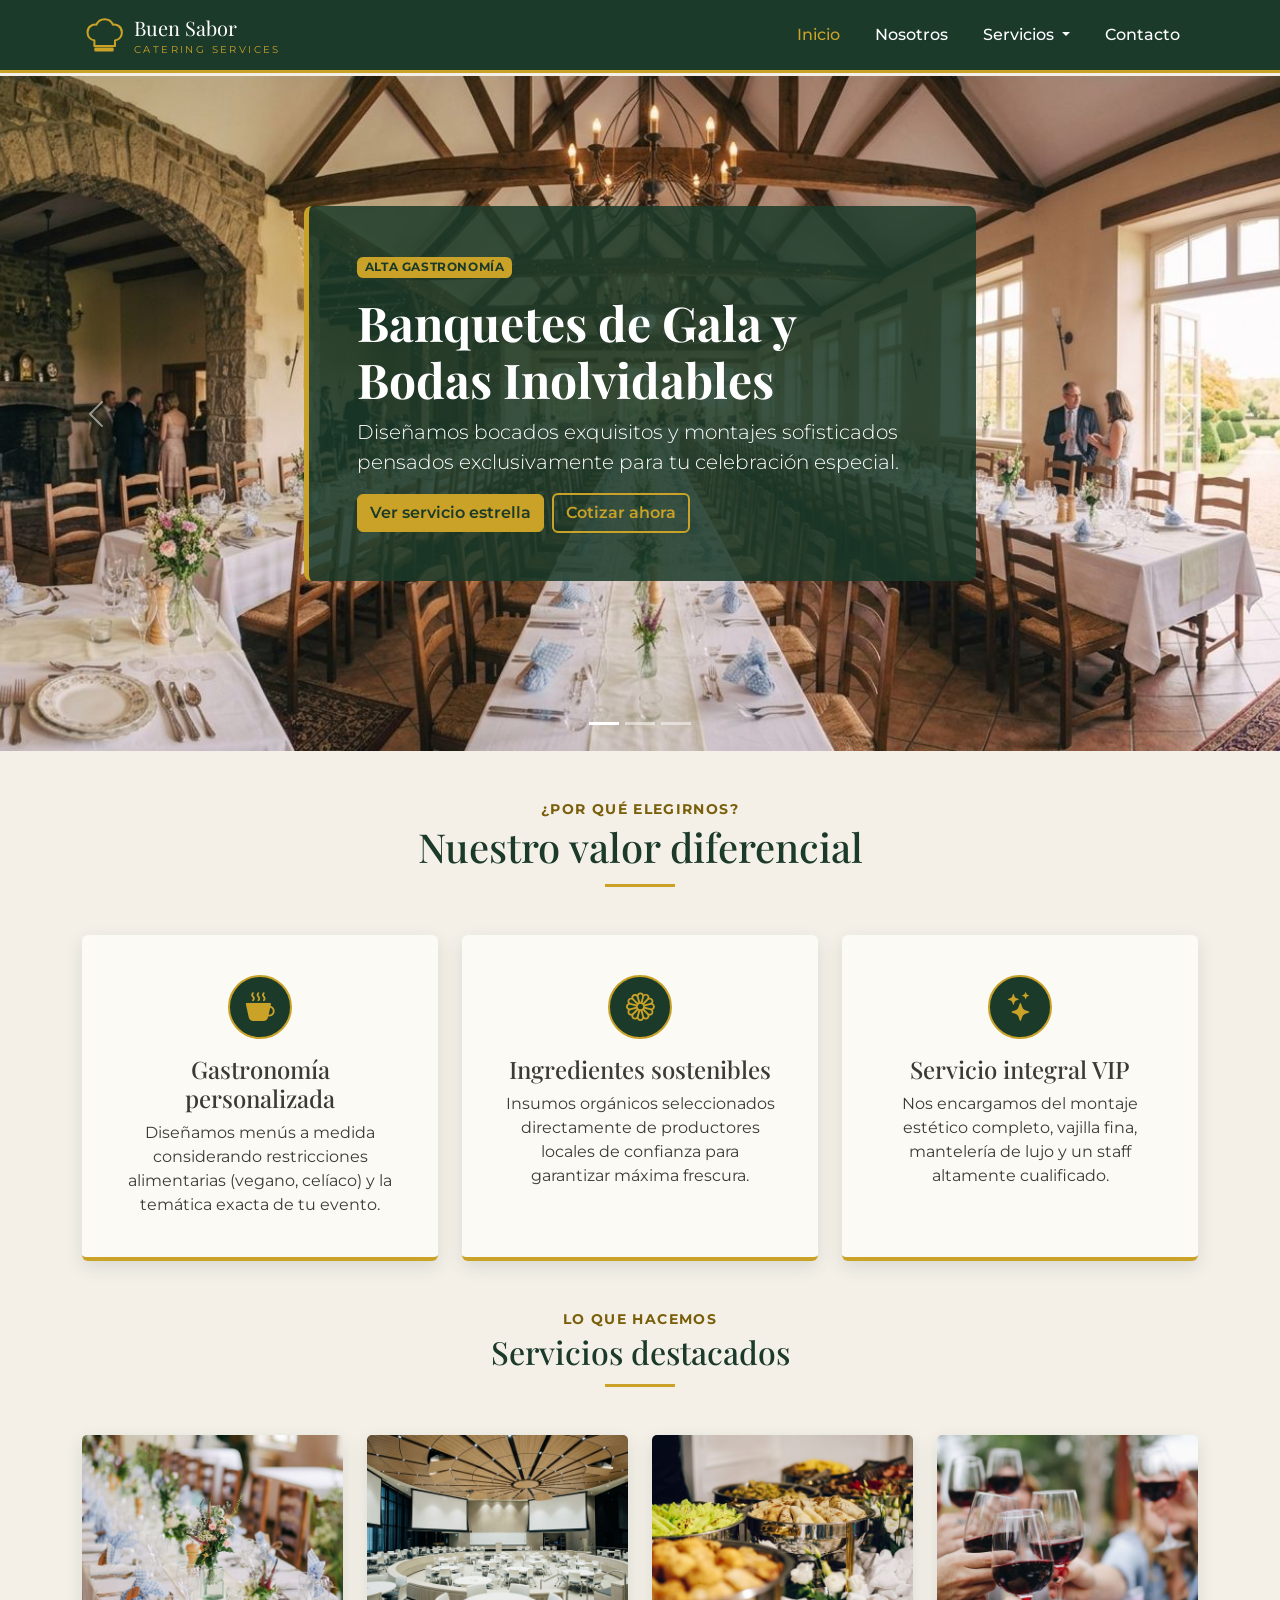
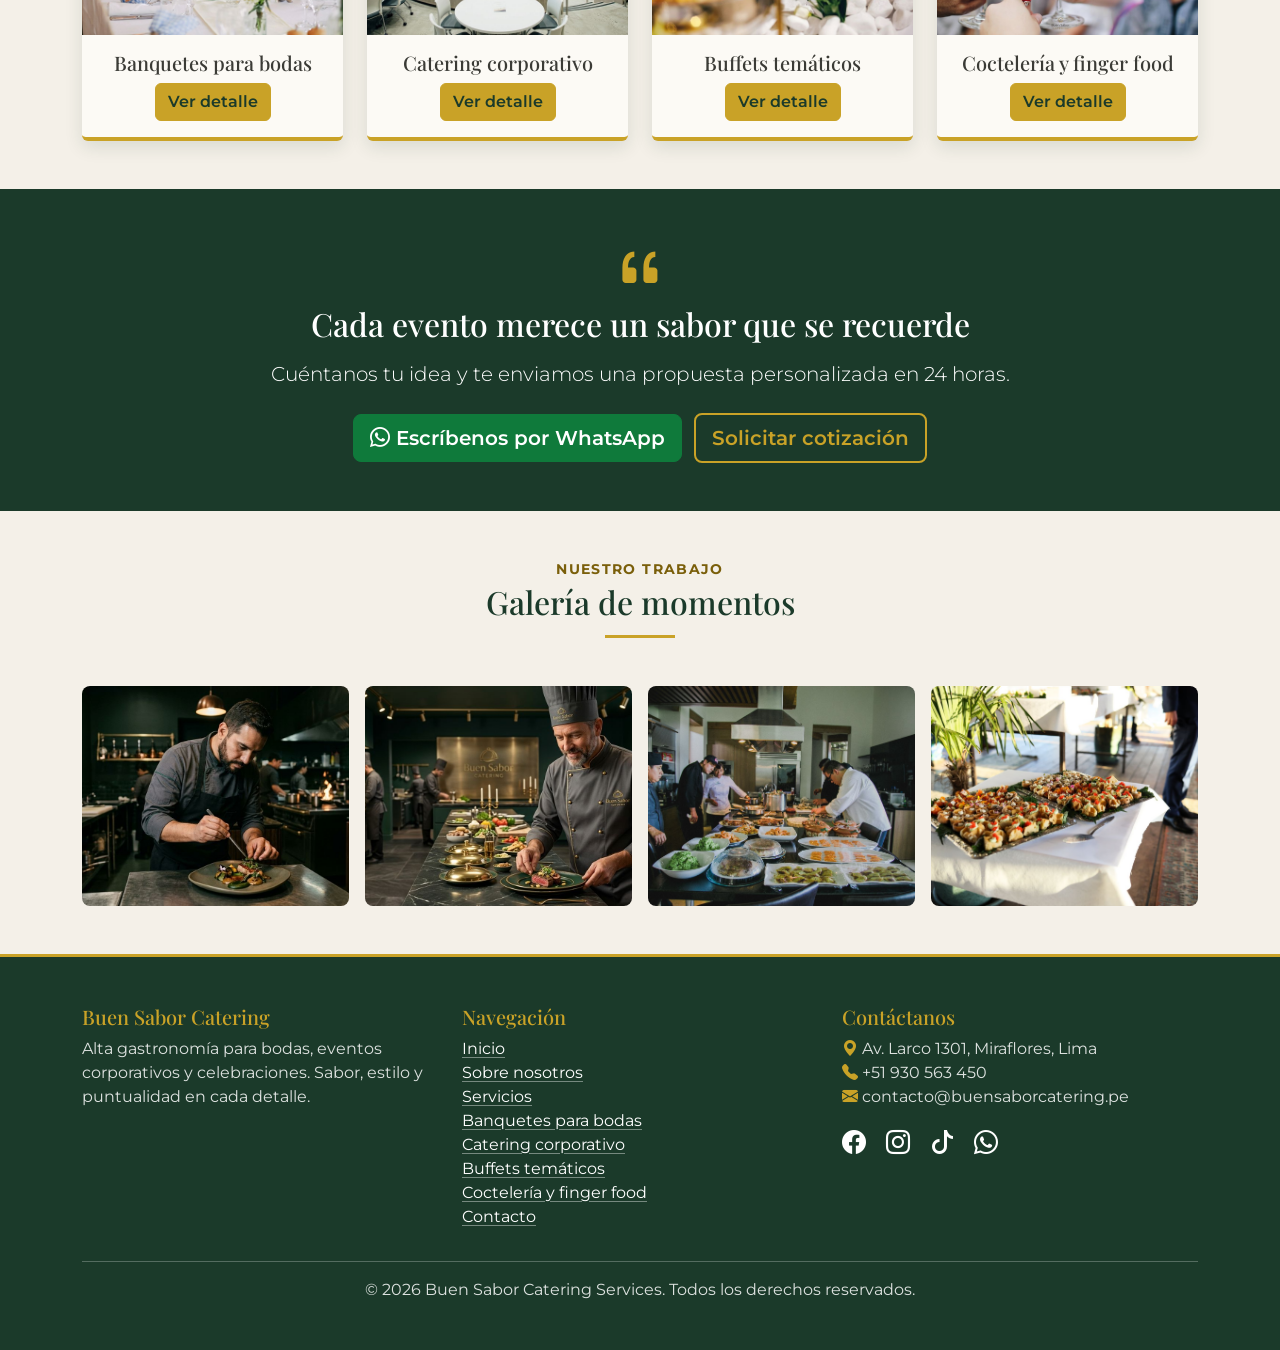
<file: index.html>
<!doctype html>
<html lang="es">
  <head>
    <meta charset="utf-8" />
    <meta name="viewport" content="width=device-width, initial-scale=1" />
    <meta name="color-scheme" content="light dark" />
    <meta
      name="description"
      content="Catering para bodas, eventos corporativos y celebraciones en Lima. Alta gastronomía con ingredientes sostenibles."
    />
    <title>Buen Sabor Catering | Inicio</title>
    <!-- bootstrap 5.3 -->
    <link
      href="https://cdn.jsdelivr.net/npm/bootstrap@5.3.8/dist/css/bootstrap.min.css"
      rel="stylesheet"
      integrity="sha384-sRIl4kxILFvY47J16cr9ZwB07vP4J8+LH7qKQnuqkuIAvNWLzeN8tE5YBujZqJLB"
      crossorigin="anonymous"
    />
    <!-- iconos de bootstrap -->
    <link
      rel="stylesheet"
      href="https://cdn.jsdelivr.net/npm/bootstrap-icons@1.13.2/font/bootstrap-icons.min.css"
    />
    <!-- fuentes de google -->
    <link rel="preconnect" href="https://fonts.googleapis.com" />
    <link rel="preconnect" href="https://fonts.gstatic.com" crossorigin />
    <link
      href="https://fonts.googleapis.com/css2?family=Montserrat:wght@400;500;600;700&family=Playfair+Display:wght@600;700&display=swap"
      rel="stylesheet"
    />
    <!-- estilos propios -->
    <link rel="stylesheet" href="css/estilos.css" />
  </head>

  <body>
    <a class="saltar-contenido visually-hidden-focusable" href="#contenido"
      >Saltar al contenido</a
    >
    <!-- cabecera -->
    <header>
      <nav class="navbar navbar-expand-lg navbar-dark bg-marca fixed-top">
        <div class="container">
          <a
            class="navbar-brand d-flex align-items-center gap-2"
            href="index.html"
          >
            <img
              src="img/logo-gorro.svg"
              alt="Logo de Buen Sabor Catering"
              width="44"
              height="44"
            />
            <span>Buen Sabor<small>Catering Services</small></span>
          </a>
          <button
            class="navbar-toggler"
            type="button"
            data-bs-toggle="collapse"
            data-bs-target="#menuPrincipal"
            aria-controls="menuPrincipal"
            aria-expanded="false"
            aria-label="Mostrar menú"
          >
            <span class="navbar-toggler-icon"></span>
          </button>
          <div class="collapse navbar-collapse" id="menuPrincipal">
            <ul class="navbar-nav ms-auto mb-2 mb-lg-0">
              <li class="nav-item">
                <a class="nav-link active" aria-current="page" href="index.html"
                  >Inicio</a
                >
              </li>
              <li class="nav-item">
                <a class="nav-link" href="nosotros.html">Nosotros</a>
              </li>
              <li class="nav-item dropdown">
                <a
                  class="nav-link dropdown-toggle"
                  href="#"
                  role="button"
                  data-bs-toggle="dropdown"
                  aria-expanded="false"
                >
                  Servicios
                </a>
                <ul class="dropdown-menu dropdown-menu-lg-end">
                  <li>
                    <a class="dropdown-item" href="servicio-bodas.html"
                      >Banquetes para bodas</a
                    >
                  </li>
                  <li>
                    <a class="dropdown-item" href="servicio-corporativo.html"
                      >Catering corporativo</a
                    >
                  </li>
                  <li>
                    <a class="dropdown-item" href="servicio-buffets.html"
                      >Buffets temáticos</a
                    >
                  </li>
                  <li>
                    <a class="dropdown-item" href="servicio-cocteleria.html"
                      >Coctelería y finger food</a
                    >
                  </li>
                  <li><hr class="dropdown-divider" /></li>
                  <li>
                    <a class="dropdown-item" href="servicios.html"
                      >Ver todos los servicios</a
                    >
                  </li>
                </ul>
              </li>
              <li class="nav-item">
                <a class="nav-link" href="contactos.html">Contacto</a>
              </li>
            </ul>
          </div>
        </div>
      </nav>
    </header>

    <main id="contenido">
      <!-- carrusel -->
      <section>
        <div id="carruselInicio" class="carousel slide" data-bs-ride="true">
          <div class="carousel-indicators">
            <button
              type="button"
              data-bs-target="#carruselInicio"
              data-bs-slide-to="0"
              class="active"
              aria-current="true"
              aria-label="Diapositiva 1"
            ></button>
            <button
              type="button"
              data-bs-target="#carruselInicio"
              data-bs-slide-to="1"
              aria-label="Diapositiva 2"
            ></button>
            <button
              type="button"
              data-bs-target="#carruselInicio"
              data-bs-slide-to="2"
              aria-label="Diapositiva 3"
            ></button>
          </div>
          <div class="carousel-inner">
            <article class="carousel-item active">
              <img
                src="img/salon-gala.jpg"
                class="d-block w-100"
                alt="Salón de gala decorado para una boda"
              />
              <div
                class="carousel-caption d-flex h-100 align-items-center justify-content-center"
              >
                <div class="tarjeta-hero p-3 p-md-5 col-12 col-lg-9">
                  <span class="badge insignia-marca mb-3"
                    >Alta gastronomía</span
                  >
                  <h2 class="display-5 fw-bold">
                    Banquetes de Gala y Bodas Inolvidables
                  </h2>
                  <p class="lead d-none d-md-block">
                    Diseñamos bocados exquisitos y montajes sofisticados
                    pensados exclusivamente para tu celebración especial.
                  </p>
                  <a href="servicio-bodas.html" class="btn btn-marca me-2"
                    >Ver servicio estrella</a
                  ><a href="contactos.html" class="btn btn-marca-borde"
                    >Cotizar ahora</a
                  >
                </div>
              </div>
            </article>
            <article class="carousel-item">
              <img
                loading="lazy"
                src="img/buffet-tematico.jpg"
                class="d-block w-100"
                alt="Buffet temático con estaciones en vivo"
              />
              <div
                class="carousel-caption d-flex h-100 align-items-center justify-content-center"
              >
                <div class="tarjeta-hero p-3 p-md-5 col-12 col-lg-9">
                  <span class="badge insignia-marca mb-3"
                    >Experiencias culinarias</span
                  >
                  <h2 class="display-5 fw-bold">
                    Buffets Temáticos y Coctelería Fina
                  </h2>
                  <p class="lead d-none d-md-block">
                    Insumos 100% orgánicos, fusionando la cocina tradicional con
                    las tendencias gastronómicas internacionales.
                  </p>
                  <a href="nosotros.html" class="btn btn-marca">Conócenos</a>
                </div>
              </div>
            </article>
            <article class="carousel-item">
              <img
                loading="lazy"
                src="img/catering-corporativo.jpg"
                class="d-block w-100"
                alt="Auditorio preparado para un evento corporativo"
              />
              <div
                class="carousel-caption d-flex h-100 align-items-center justify-content-center"
              >
                <div class="tarjeta-hero p-3 p-md-5 col-12 col-lg-9">
                  <span class="badge insignia-marca mb-3"
                    >Excelencia empresarial</span
                  >
                  <h2 class="display-5 fw-bold">
                    Catering Corporativo y Coffee Breaks VIP
                  </h2>
                  <p class="lead d-none d-md-block">
                    Puntualidad, distinción y sabor de alto nivel para tus
                    conferencias, reuniones ejecutivas y lanzamientos.
                  </p>
                  <a href="servicios.html" class="btn btn-marca me-2"
                    >Explorar catálogo</a
                  ><a href="contactos.html" class="btn btn-marca-borde"
                    >Contactar asesor</a
                  >
                </div>
              </div>
            </article>
          </div>
          <button
            class="carousel-control-prev"
            type="button"
            data-bs-target="#carruselInicio"
            data-bs-slide="prev"
          >
            <span class="carousel-control-prev-icon" aria-hidden="true"></span>
            <span class="visually-hidden">Anterior</span>
          </button>
          <button
            class="carousel-control-next"
            type="button"
            data-bs-target="#carruselInicio"
            data-bs-slide="next"
          >
            <span class="carousel-control-next-icon" aria-hidden="true"></span>
            <span class="visually-hidden">Siguiente</span>
          </button>
        </div>
      </section>

      <!-- valor diferencial -->
      <section class="container py-5">
        <header class="text-center mb-5">
          <p class="etiqueta-seccion mb-1">¿Por qué elegirnos?</p>
          <h1 class="titulo-seccion">Nuestro valor diferencial</h1>
        </header>
        <div class="row g-4">
          <article class="col-12 col-md-4">
            <div class="card h-100 text-center p-4">
              <div class="card-body">
                <span class="icono-circulo mb-3"
                  ><i class="bi bi-cup-hot-fill" aria-hidden="true"></i
                ></span>
                <h3 class="h4 card-title">Gastronomía personalizada</h3>
                <p class="card-text">
                  Diseñamos menús a medida considerando restricciones
                  alimentarias (vegano, celíaco) y la temática exacta de tu
                  evento.
                </p>
              </div>
            </div>
          </article>
          <article class="col-12 col-md-4">
            <div class="card h-100 text-center p-4">
              <div class="card-body">
                <span class="icono-circulo mb-3"
                  ><i class="bi bi-flower1" aria-hidden="true"></i
                ></span>
                <h3 class="h4 card-title">Ingredientes sostenibles</h3>
                <p class="card-text">
                  Insumos orgánicos seleccionados directamente de productores
                  locales de confianza para garantizar máxima frescura.
                </p>
              </div>
            </div>
          </article>
          <article class="col-12 col-md-4">
            <div class="card h-100 text-center p-4">
              <div class="card-body">
                <span class="icono-circulo mb-3"
                  ><i class="bi bi-stars" aria-hidden="true"></i
                ></span>
                <h3 class="h4 card-title">Servicio integral VIP</h3>
                <p class="card-text">
                  Nos encargamos del montaje estético completo, vajilla fina,
                  mantelería de lujo y un staff altamente cualificado.
                </p>
              </div>
            </div>
          </article>
        </div>
      </section>

      <!-- servicios destacados -->
      <section class="container pb-5">
        <header class="text-center mb-5">
          <p class="etiqueta-seccion mb-1">Lo que hacemos</p>
          <h2 class="titulo-seccion">Servicios destacados</h2>
        </header>
        <div class="row g-4">
          <article class="col-12 col-md-6 col-lg-3">
            <div class="card card-servicio h-100">
              <img
                loading="lazy"
                src="img/banquete-boda.jpg"
                class="card-img-top"
                alt="Mesa de banquete para boda"
              />
              <div class="card-body text-center">
                <h3 class="h5 card-title">Banquetes para bodas</h3>
                <a href="servicio-bodas.html" class="btn btn-marca"
                  >Ver detalle</a
                >
              </div>
            </div>
          </article>
          <article class="col-12 col-md-6 col-lg-3">
            <div class="card card-servicio h-100">
              <img
                loading="lazy"
                src="img/catering-corporativo.jpg"
                class="card-img-top"
                alt="Sala de conferencias con mesas"
              />
              <div class="card-body text-center">
                <h3 class="h5 card-title">Catering corporativo</h3>
                <a href="servicio-corporativo.html" class="btn btn-marca"
                  >Ver detalle</a
                >
              </div>
            </div>
          </article>
          <article class="col-12 col-md-6 col-lg-3">
            <div class="card card-servicio h-100">
              <img
                loading="lazy"
                src="img/buffet-tematico.jpg"
                class="card-img-top"
                alt="Buffet con bandejas de comida caliente"
              />
              <div class="card-body text-center">
                <h3 class="h5 card-title">Buffets temáticos</h3>
                <a href="servicio-buffets.html" class="btn btn-marca"
                  >Ver detalle</a
                >
              </div>
            </div>
          </article>
          <article class="col-12 col-md-6 col-lg-3">
            <div class="card card-servicio h-100">
              <img
                loading="lazy"
                src="img/cocteleria.jpg"
                class="card-img-top"
                alt="Brindis con copas de vino tinto"
              />
              <div class="card-body text-center">
                <h3 class="h5 card-title">Coctelería y finger food</h3>
                <a href="servicio-cocteleria.html" class="btn btn-marca"
                  >Ver detalle</a
                >
              </div>
            </div>
          </article>
        </div>
      </section>

      <!-- frase y llamada a la acción -->
      <section class="franja-frase py-5 text-center">
        <div class="container">
          <i class="bi bi-quote texto-dorado display-4" aria-hidden="true"></i>
          <h2 class="mb-3">Cada evento merece un sabor que se recuerde</h2>
          <p class="lead mb-4">
            Cuéntanos tu idea y te enviamos una propuesta personalizada en 24
            horas.
          </p>
          <a
            href="https://wa.me/51930563450?text=Hola%20Buen%20Sabor%20Catering%2C%20quisiera%20cotizar%20un%20evento"
            target="_blank" rel="noopener noreferrer"
            class="btn boton-whatsapp btn-lg me-2"
            ><i class="bi bi-whatsapp" aria-hidden="true"></i> Escríbenos por WhatsApp <span class="visually-hidden">(se abre en otra pestaña)</span></a
          >
          <a href="contactos.html" class="btn btn-marca-borde btn-lg"
            >Solicitar cotización</a
          >
        </div>
      </section>

      <!-- galería -->
      <section class="container py-5 galeria">
        <header class="text-center mb-5">
          <p class="etiqueta-seccion mb-1">Nuestro trabajo</p>
          <h2 class="titulo-seccion">Galería de momentos</h2>
        </header>
        <div class="row g-3">
          <figure class="col-6 col-md-3 mb-0">
            <img
              loading="lazy"
              src="img/cocina-chef.jpg"
              alt="Chef emplatando en la cocina"
            />
          </figure>
          <figure class="col-6 col-md-3 mb-0">
            <img
              loading="lazy"
              src="img/cocina-montaje.jpg"
              alt="Chef preparando un montaje de buffet"
            />
          </figure>
          <figure class="col-6 col-md-3 mb-0">
            <img
              loading="lazy"
              src="img/chefs-cocina.jpg"
              alt="Cocineros preparando una mesa de platos"
            />
          </figure>
          <figure class="col-6 col-md-3 mb-0">
            <img
              loading="lazy"
              src="img/catering-evento.jpg"
              alt="Mesa de canapés en un evento al aire libre"
            />
          </figure>
        </div>
      </section>
    </main>

    <!-- pie de página -->
    <footer class="py-5">
      <div class="container">
        <div class="row g-4">
          <section class="col-12 col-md-4">
            <h5>Buen Sabor Catering</h5>
            <p>
              Alta gastronomía para bodas, eventos corporativos y celebraciones.
              Sabor, estilo y puntualidad en cada detalle.
            </p>
          </section>
          <section class="col-6 col-md-4">
            <h5>Navegación</h5>
            <ul class="list-unstyled">
              <li><a href="index.html">Inicio</a></li>
              <li><a href="nosotros.html">Sobre nosotros</a></li>
              <li><a href="servicios.html">Servicios</a></li>
              <li><a href="servicio-bodas.html">Banquetes para bodas</a></li>
              <li>
                <a href="servicio-corporativo.html">Catering corporativo</a>
              </li>
              <li><a href="servicio-buffets.html">Buffets temáticos</a></li>
              <li>
                <a href="servicio-cocteleria.html">Coctelería y finger food</a>
              </li>
              <li><a href="contactos.html">Contacto</a></li>
            </ul>
          </section>
          <section class="col-12 col-md-4">
            <h5>Contáctanos</h5>
            <ul class="list-unstyled text-break">
              <li>
                <i class="bi bi-geo-alt-fill texto-dorado" aria-hidden="true"></i> Av. Larco 1301,
                Miraflores, Lima
              </li>
              <li>
                <i class="bi bi-telephone-fill texto-dorado" aria-hidden="true"></i> +51 930 563
                450
              </li>
              <li>
                <i class="bi bi-envelope-fill texto-dorado" aria-hidden="true"></i>
                contacto@buensaborcatering.pe
              </li>
            </ul>
            <a
              class="me-3"
              href="https://www.facebook.com"
              target="_blank" rel="noopener noreferrer"
              aria-label="Facebook (se abre en otra pestaña)"
              ><i class="bi bi-facebook fs-4" aria-hidden="true"></i
            ></a>
            <a
              class="me-3"
              href="https://www.instagram.com"
              target="_blank" rel="noopener noreferrer"
              aria-label="Instagram (se abre en otra pestaña)"
              ><i class="bi bi-instagram fs-4" aria-hidden="true"></i
            ></a>
            <a
              class="me-3"
              href="https://www.tiktok.com"
              target="_blank" rel="noopener noreferrer"
              aria-label="TikTok (se abre en otra pestaña)"
              ><i class="bi bi-tiktok fs-4" aria-hidden="true"></i
            ></a>
            <a
              href="https://wa.me/51930563450?text=Hola%20Buen%20Sabor%20Catering%2C%20quisiera%20cotizar%20un%20evento"
              target="_blank" rel="noopener noreferrer"
              aria-label="WhatsApp (se abre en otra pestaña)"
              ><i class="bi bi-whatsapp fs-4" aria-hidden="true"></i
            ></a>
          </section>
        </div>
        <hr />
        <p class="text-center mb-0">
          © 2026 Buen Sabor Catering Services. Todos los derechos reservados.
        </p>
      </div>
    </footer>

    <!-- script JS de bootstrap -->
    <script
      src="https://cdn.jsdelivr.net/npm/bootstrap@5.3.8/dist/js/bootstrap.bundle.min.js"
      integrity="sha384-FKyoEForCGlyvwx9Hj09JcYn3nv7wiPVlz7YYwJrWVcXK/BmnVDxM+D2scQbITxI"
      crossorigin="anonymous"
    ></script>
  </body>
</html>
</file>
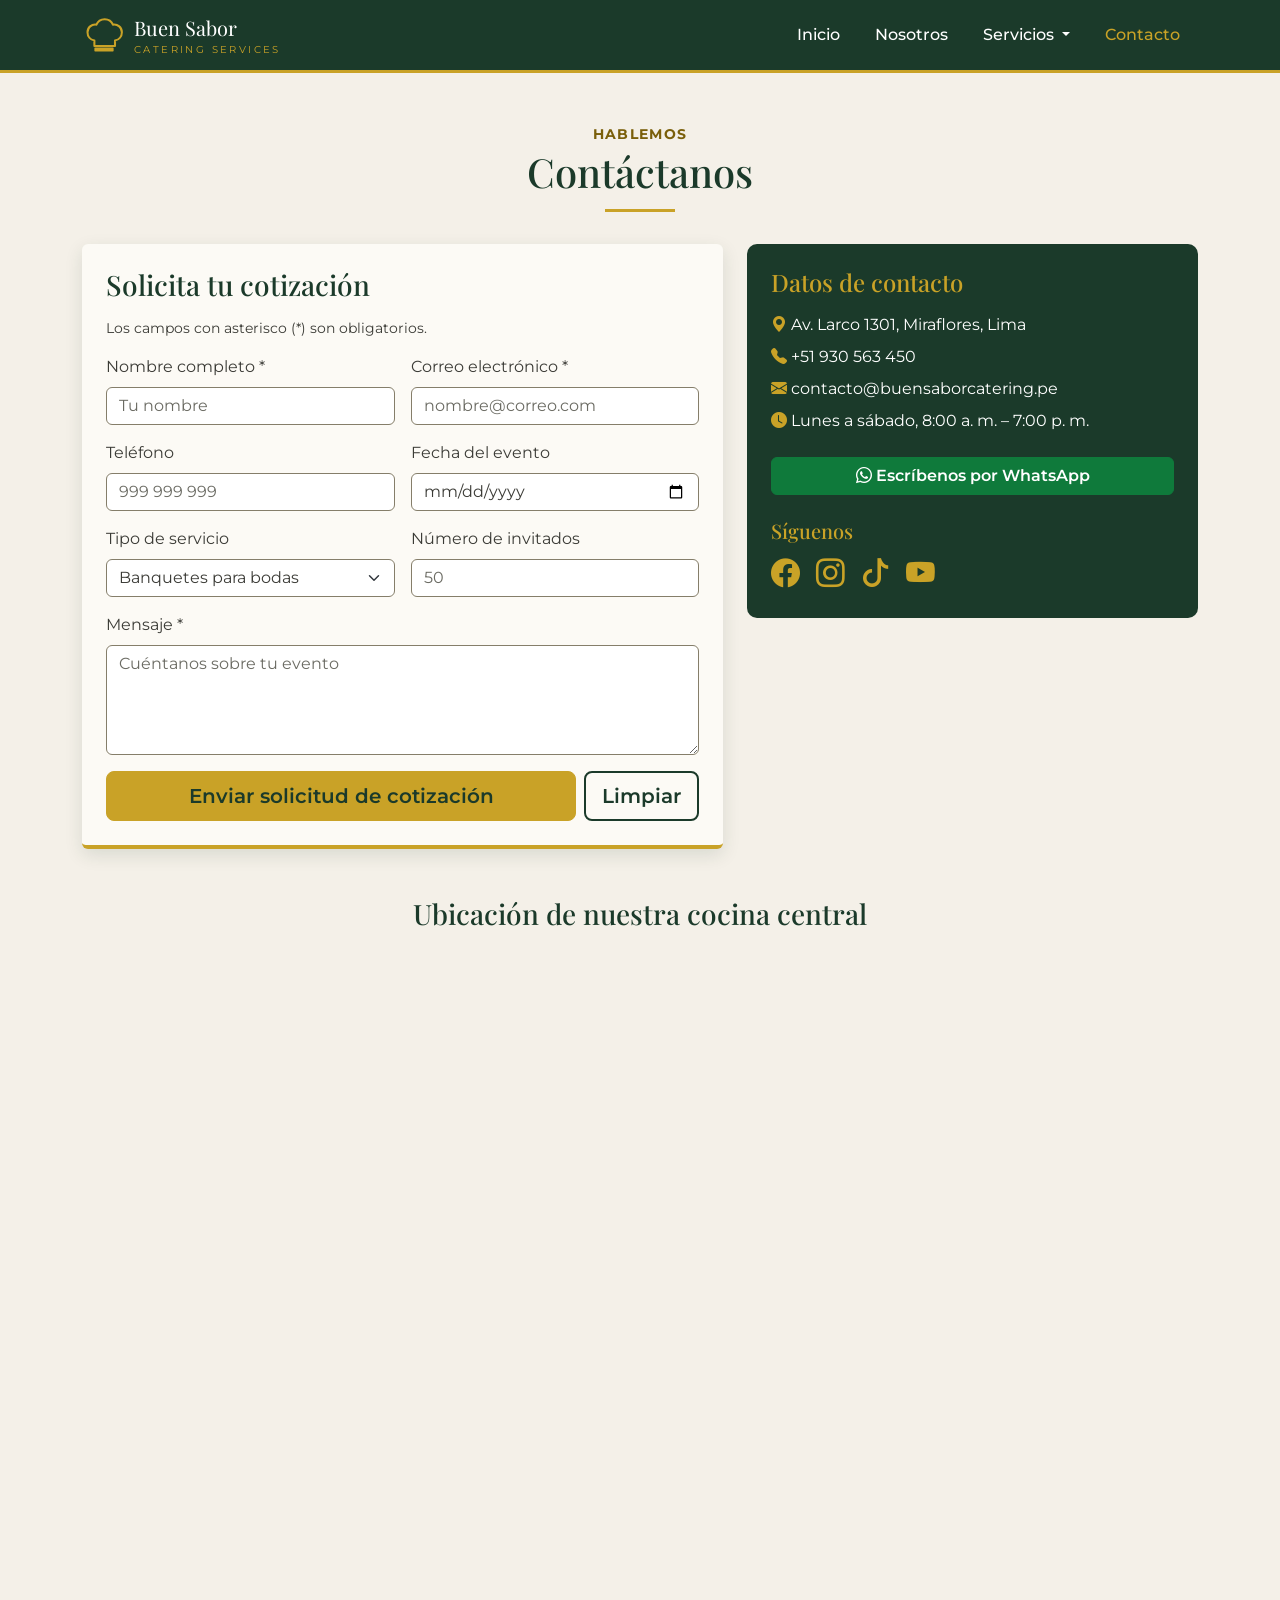
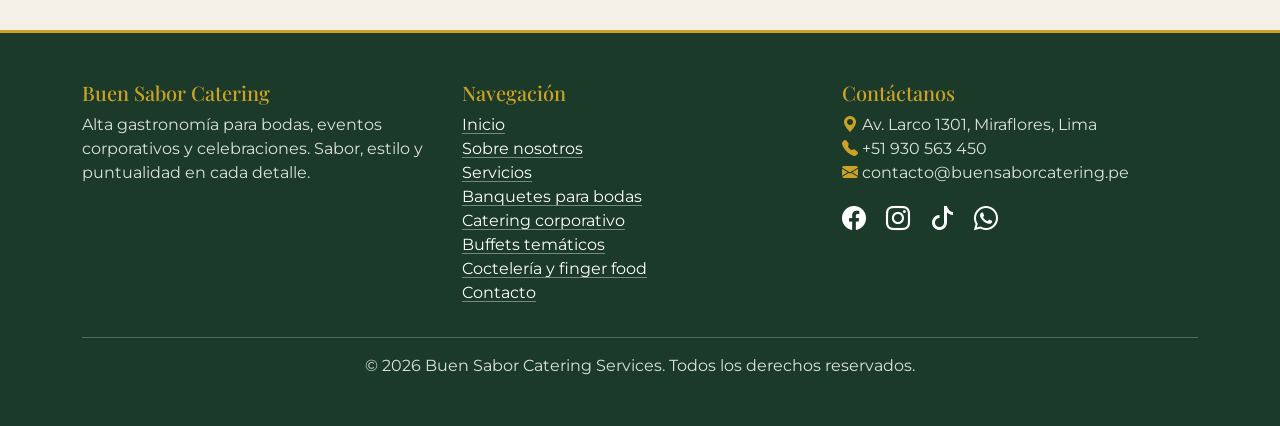
<file: contactos.html>
<!doctype html>
<html lang="es">
  <head>
    <meta charset="utf-8" />
    <meta name="viewport" content="width=device-width, initial-scale=1" />
    <meta name="color-scheme" content="light dark" />
    <meta
      name="description"
      content="Contáctanos por formulario, WhatsApp o redes sociales. Cotiza tu evento con Buen Sabor Catering."
    />
    <title>Buen Sabor Catering | Contacto</title>
    <!-- bootstrap 5.3 -->
    <link
      href="https://cdn.jsdelivr.net/npm/bootstrap@5.3.8/dist/css/bootstrap.min.css"
      rel="stylesheet"
      integrity="sha384-sRIl4kxILFvY47J16cr9ZwB07vP4J8+LH7qKQnuqkuIAvNWLzeN8tE5YBujZqJLB"
      crossorigin="anonymous"
    />
    <!-- iconos de bootstrap -->
    <link
      rel="stylesheet"
      href="https://cdn.jsdelivr.net/npm/bootstrap-icons@1.13.2/font/bootstrap-icons.min.css"
    />
    <!-- fuentes de google -->
    <link rel="preconnect" href="https://fonts.googleapis.com" />
    <link rel="preconnect" href="https://fonts.gstatic.com" crossorigin />
    <link
      href="https://fonts.googleapis.com/css2?family=Montserrat:wght@400;500;600;700&family=Playfair+Display:wght@600;700&display=swap"
      rel="stylesheet"
    />
    <!-- estilos propios -->
    <link rel="stylesheet" href="css/estilos.css" />
  </head>

  <body>
    <a class="saltar-contenido visually-hidden-focusable" href="#contenido"
      >Saltar al contenido</a
    >
    <!-- cabecera -->
    <header>
      <nav class="navbar navbar-expand-lg navbar-dark bg-marca fixed-top">
        <div class="container">
          <a
            class="navbar-brand d-flex align-items-center gap-2"
            href="index.html"
          >
            <img
              src="img/logo-gorro.svg"
              alt="Logo de Buen Sabor Catering"
              width="44"
              height="44"
            />
            <span>Buen Sabor<small>Catering Services</small></span>
          </a>
          <button
            class="navbar-toggler"
            type="button"
            data-bs-toggle="collapse"
            data-bs-target="#menuPrincipal"
            aria-controls="menuPrincipal"
            aria-expanded="false"
            aria-label="Mostrar menú"
          >
            <span class="navbar-toggler-icon"></span>
          </button>
          <div class="collapse navbar-collapse" id="menuPrincipal">
            <ul class="navbar-nav ms-auto mb-2 mb-lg-0">
              <li class="nav-item">
                <a class="nav-link" href="index.html">Inicio</a>
              </li>
              <li class="nav-item">
                <a class="nav-link" href="nosotros.html">Nosotros</a>
              </li>
              <li class="nav-item dropdown">
                <a
                  class="nav-link dropdown-toggle"
                  href="#"
                  role="button"
                  data-bs-toggle="dropdown"
                  aria-expanded="false"
                >
                  Servicios
                </a>
                <ul class="dropdown-menu dropdown-menu-lg-end">
                  <li>
                    <a class="dropdown-item" href="servicio-bodas.html"
                      >Banquetes para bodas</a
                    >
                  </li>
                  <li>
                    <a class="dropdown-item" href="servicio-corporativo.html"
                      >Catering corporativo</a
                    >
                  </li>
                  <li>
                    <a class="dropdown-item" href="servicio-buffets.html"
                      >Buffets temáticos</a
                    >
                  </li>
                  <li>
                    <a class="dropdown-item" href="servicio-cocteleria.html"
                      >Coctelería y finger food</a
                    >
                  </li>
                  <li><hr class="dropdown-divider" /></li>
                  <li>
                    <a class="dropdown-item" href="servicios.html"
                      >Ver todos los servicios</a
                    >
                  </li>
                </ul>
              </li>
              <li class="nav-item">
                <a
                  class="nav-link active"
                  aria-current="page"
                  href="contactos.html"
                  >Contacto</a
                >
              </li>
            </ul>
          </div>
        </div>
      </nav>
    </header>

    <main id="contenido">
      <div class="container text-center pt-5 pb-4">
        <p class="etiqueta-seccion mb-1">Hablemos</p>
        <h1 class="titulo-seccion">Contáctanos</h1>
      </div>

      <section class="container pb-5">
        <div class="row g-4">
          <!-- formulario -->
          <article class="col-12 col-lg-7">
            <div class="card p-3 p-md-4">
              <h2 class="h3 mb-3">Solicita tu cotización</h2>
              <p class="small">Los campos con asterisco (*) son obligatorios.</p>
              <form action="gracias.html" method="get">
                <div class="row g-3">
                  <div class="col-12 col-md-6">
                    <label for="nombre" class="form-label"
                      >Nombre completo <span aria-hidden="true">*</span></label
                    >
                    <input
                      type="text"
                      class="form-control"
                      id="nombre"
                      name="nombre"
                      autocomplete="name"
                      placeholder="Tu nombre"
                      required
                    />
                  </div>
                  <div class="col-12 col-md-6">
                    <label for="correo" class="form-label"
                      >Correo electrónico <span aria-hidden="true">*</span></label
                    >
                    <input
                      type="email"
                      class="form-control"
                      id="correo"
                      name="correo"
                      autocomplete="email"
                      placeholder="nombre@correo.com"
                      required
                    />
                  </div>
                  <div class="col-12 col-md-6">
                    <label for="telefono" class="form-label">Teléfono</label>
                    <input
                      type="tel"
                      class="form-control"
                      id="telefono"
                      name="telefono"
                      autocomplete="tel"
                      placeholder="999 999 999"
                    />
                  </div>
                  <div class="col-12 col-md-6">
                    <label for="fecha" class="form-label"
                      >Fecha del evento</label
                    >
                    <input
                      type="date"
                      class="form-control"
                      id="fecha"
                      name="fecha"
                    />
                  </div>
                  <div class="col-12 col-md-6">
                    <label for="servicio" class="form-label"
                      >Tipo de servicio</label
                    >
                    <select class="form-select" id="servicio" name="servicio">
                      <option value="boda">Banquetes para bodas</option>
                      <option value="corporativo">Catering corporativo</option>
                      <option value="buffet">Buffets temáticos</option>
                      <option value="cocteleria">
                        Coctelería y finger food
                      </option>
                    </select>
                  </div>
                  <div class="col-12 col-md-6">
                    <label for="invitados" class="form-label"
                      >Número de invitados</label
                    >
                    <input
                      type="number"
                      class="form-control"
                      id="invitados"
                      name="invitados"
                      min="10"
                      placeholder="50"
                    />
                  </div>
                  <div class="col-12">
                    <label for="mensaje" class="form-label">Mensaje <span aria-hidden="true">*</span></label>
                    <textarea
                      class="form-control"
                      id="mensaje"
                      name="mensaje"
                      rows="4"
                      placeholder="Cuéntanos sobre tu evento"
                      required
                    ></textarea>
                  </div>
                  <div class="col-12 d-flex flex-wrap gap-2">
                    <button
                      type="submit"
                      class="btn btn-marca btn-lg flex-grow-1"
                    >
                      Enviar solicitud de cotización
                    </button>
                    <button
                      type="reset"
                      class="btn btn-verde-borde btn-lg"
                    >
                      Limpiar
                    </button>
                  </div>
                </div>
              </form>
            </div>
          </article>

          <!-- datos, whatsapp y redes -->
          <aside class="col-12 col-lg-5">
            <div class="caja-contacto p-4 mb-4">
              <h3 class="h4 mb-3">Datos de contacto</h3>
              <ul class="list-unstyled mb-4">
                <li class="mb-2">
                  <i class="bi bi-geo-alt-fill texto-dorado" aria-hidden="true"></i> Av. Larco
                  1301, Miraflores, Lima
                </li>
                <li class="mb-2">
                  <i class="bi bi-telephone-fill texto-dorado" aria-hidden="true"></i> +51 930 563
                  450
                </li>
                <li class="mb-2">
                  <i class="bi bi-envelope-fill texto-dorado" aria-hidden="true"></i>
                  contacto@buensaborcatering.pe
                </li>
                <li>
                  <i class="bi bi-clock-fill texto-dorado" aria-hidden="true"></i> Lunes a sábado,
                  8:00 a. m. – 7:00 p. m.
                </li>
              </ul>
              <a
                href="https://wa.me/51930563450?text=Hola%20Buen%20Sabor%20Catering%2C%20quisiera%20cotizar%20un%20evento"
                target="_blank" rel="noopener noreferrer"
                class="btn boton-whatsapp w-100 mb-4"
                ><i class="bi bi-whatsapp" aria-hidden="true"></i> Escríbenos por WhatsApp <span class="visually-hidden">(se abre en otra pestaña)</span></a
              >
              <h4 class="h5">Síguenos</h4>
              <div class="d-flex gap-3">
                <a
                  class="icono-red"
                  href="https://www.facebook.com"
                  target="_blank" rel="noopener noreferrer"
                  aria-label="Facebook (se abre en otra pestaña)"
                  ><i class="bi bi-facebook" aria-hidden="true"></i
                ></a>
                <a
                  class="icono-red"
                  href="https://www.instagram.com"
                  target="_blank" rel="noopener noreferrer"
                  aria-label="Instagram (se abre en otra pestaña)"
                  ><i class="bi bi-instagram" aria-hidden="true"></i
                ></a>
                <a
                  class="icono-red"
                  href="https://www.tiktok.com"
                  target="_blank" rel="noopener noreferrer"
                  aria-label="TikTok (se abre en otra pestaña)"
                  ><i class="bi bi-tiktok" aria-hidden="true"></i
                ></a>
                <a
                  class="icono-red"
                  href="https://www.youtube.com"
                  target="_blank" rel="noopener noreferrer"
                  aria-label="YouTube (se abre en otra pestaña)"
                  ><i class="bi bi-youtube" aria-hidden="true"></i
                ></a>
              </div>
            </div>
          </aside>
        </div>
      </section>

      <!-- mapa -->
      <section class="container pb-5">
        <h2 class="h3 text-center mb-4">Ubicación de nuestra cocina central</h2>
        <div class="ratio ratio-16x9">
          <iframe
            src="https://www.google.com/maps?q=Av.+Larco+1301,+Miraflores,+Lima&amp;output=embed"
            title="Mapa de ubicación de Buen Sabor Catering"
            allowfullscreen
            loading="lazy"
          ></iframe>
        </div>
      </section>
    </main>

    <!-- pie de página -->
    <footer class="py-5">
      <div class="container">
        <div class="row g-4">
          <section class="col-12 col-md-4">
            <h5>Buen Sabor Catering</h5>
            <p>
              Alta gastronomía para bodas, eventos corporativos y celebraciones.
              Sabor, estilo y puntualidad en cada detalle.
            </p>
          </section>
          <section class="col-6 col-md-4">
            <h5>Navegación</h5>
            <ul class="list-unstyled">
              <li><a href="index.html">Inicio</a></li>
              <li><a href="nosotros.html">Sobre nosotros</a></li>
              <li><a href="servicios.html">Servicios</a></li>
              <li><a href="servicio-bodas.html">Banquetes para bodas</a></li>
              <li>
                <a href="servicio-corporativo.html">Catering corporativo</a>
              </li>
              <li><a href="servicio-buffets.html">Buffets temáticos</a></li>
              <li>
                <a href="servicio-cocteleria.html">Coctelería y finger food</a>
              </li>
              <li><a href="contactos.html">Contacto</a></li>
            </ul>
          </section>
          <section class="col-12 col-md-4">
            <h5>Contáctanos</h5>
            <ul class="list-unstyled text-break">
              <li>
                <i class="bi bi-geo-alt-fill texto-dorado" aria-hidden="true"></i> Av. Larco 1301,
                Miraflores, Lima
              </li>
              <li>
                <i class="bi bi-telephone-fill texto-dorado" aria-hidden="true"></i> +51 930 563
                450
              </li>
              <li>
                <i class="bi bi-envelope-fill texto-dorado" aria-hidden="true"></i>
                contacto@buensaborcatering.pe
              </li>
            </ul>
            <a
              class="me-3"
              href="https://www.facebook.com"
              target="_blank" rel="noopener noreferrer"
              aria-label="Facebook (se abre en otra pestaña)"
              ><i class="bi bi-facebook fs-4" aria-hidden="true"></i
            ></a>
            <a
              class="me-3"
              href="https://www.instagram.com"
              target="_blank" rel="noopener noreferrer"
              aria-label="Instagram (se abre en otra pestaña)"
              ><i class="bi bi-instagram fs-4" aria-hidden="true"></i
            ></a>
            <a
              class="me-3"
              href="https://www.tiktok.com"
              target="_blank" rel="noopener noreferrer"
              aria-label="TikTok (se abre en otra pestaña)"
              ><i class="bi bi-tiktok fs-4" aria-hidden="true"></i
            ></a>
            <a
              href="https://wa.me/51930563450?text=Hola%20Buen%20Sabor%20Catering%2C%20quisiera%20cotizar%20un%20evento"
              target="_blank" rel="noopener noreferrer"
              aria-label="WhatsApp (se abre en otra pestaña)"
              ><i class="bi bi-whatsapp fs-4" aria-hidden="true"></i
            ></a>
          </section>
        </div>
        <hr />
        <p class="text-center mb-0">
          © 2026 Buen Sabor Catering Services. Todos los derechos reservados.
        </p>
      </div>
    </footer>

    <!-- script JS de bootstrap -->
    <script
      src="https://cdn.jsdelivr.net/npm/bootstrap@5.3.8/dist/js/bootstrap.bundle.min.js"
      integrity="sha384-FKyoEForCGlyvwx9Hj09JcYn3nv7wiPVlz7YYwJrWVcXK/BmnVDxM+D2scQbITxI"
      crossorigin="anonymous"
    ></script>
  </body>
</html>
</file>
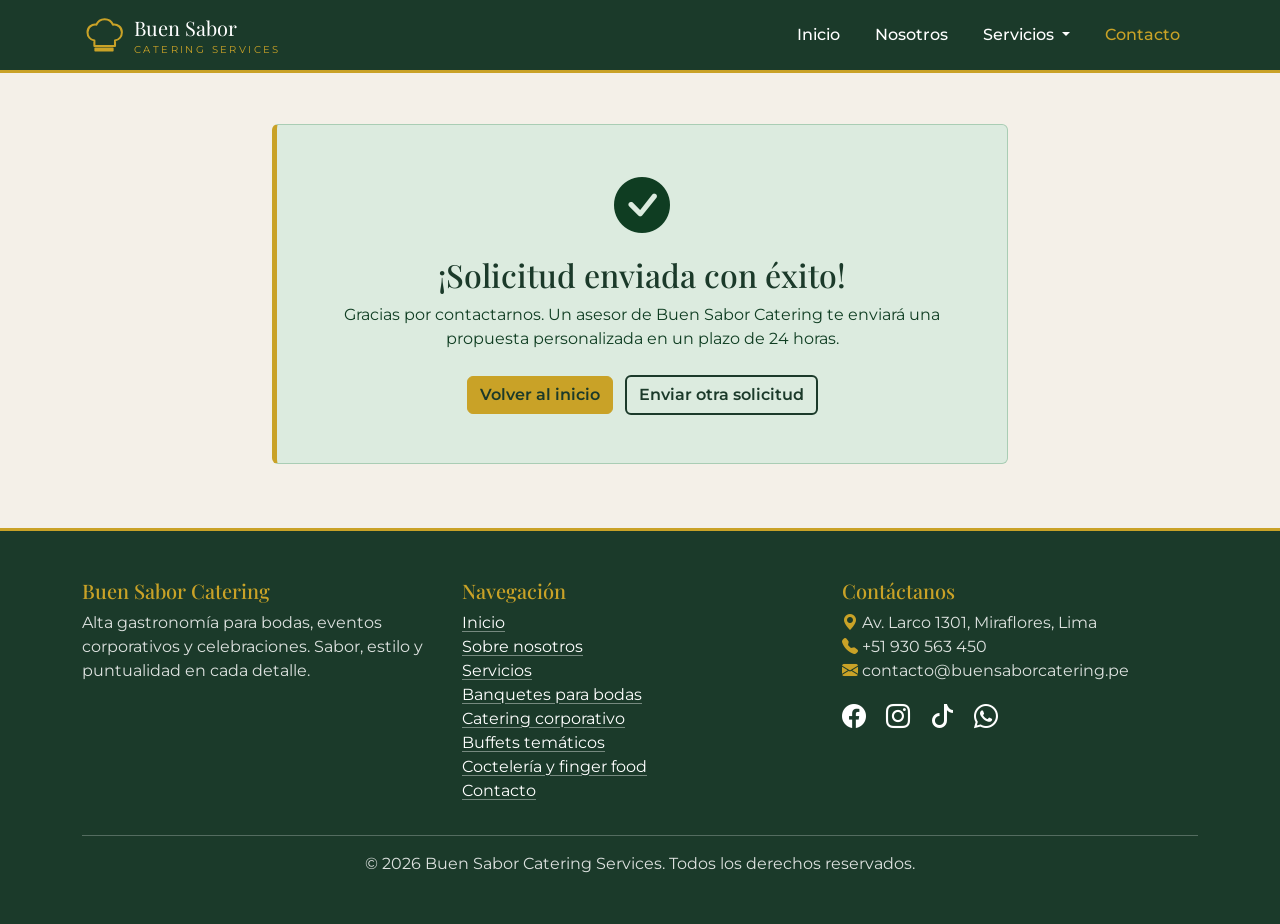
<file: gracias.html>
<!doctype html>
<html lang="es">
  <head>
    <meta charset="utf-8" />
    <meta name="viewport" content="width=device-width, initial-scale=1" />
    <meta name="color-scheme" content="light dark" />
    <meta name="robots" content="noindex" />
    <title>Buen Sabor Catering | Solicitud enviada</title>
    <!-- bootstrap 5.3 -->
    <link
      href="https://cdn.jsdelivr.net/npm/bootstrap@5.3.8/dist/css/bootstrap.min.css"
      rel="stylesheet"
      integrity="sha384-sRIl4kxILFvY47J16cr9ZwB07vP4J8+LH7qKQnuqkuIAvNWLzeN8tE5YBujZqJLB"
      crossorigin="anonymous"
    />
    <!-- iconos de bootstrap -->
    <link
      rel="stylesheet"
      href="https://cdn.jsdelivr.net/npm/bootstrap-icons@1.13.2/font/bootstrap-icons.min.css"
    />
    <!-- fuentes de google -->
    <link rel="preconnect" href="https://fonts.googleapis.com" />
    <link rel="preconnect" href="https://fonts.gstatic.com" crossorigin />
    <link
      href="https://fonts.googleapis.com/css2?family=Montserrat:wght@400;500;600;700&family=Playfair+Display:wght@600;700&display=swap"
      rel="stylesheet"
    />
    <!-- estilos propios -->
    <link rel="stylesheet" href="css/estilos.css" />
  </head>

  <body>
    <a class="saltar-contenido visually-hidden-focusable" href="#contenido"
      >Saltar al contenido</a
    >
    <!-- cabecera -->
    <header>
      <nav class="navbar navbar-expand-lg navbar-dark bg-marca fixed-top">
        <div class="container">
          <a
            class="navbar-brand d-flex align-items-center gap-2"
            href="index.html"
          >
            <img
              src="img/logo-gorro.svg"
              alt="Logo de Buen Sabor Catering"
              width="44"
              height="44"
            />
            <span>Buen Sabor<small>Catering Services</small></span>
          </a>
          <button
            class="navbar-toggler"
            type="button"
            data-bs-toggle="collapse"
            data-bs-target="#menuPrincipal"
            aria-controls="menuPrincipal"
            aria-expanded="false"
            aria-label="Mostrar menú"
          >
            <span class="navbar-toggler-icon"></span>
          </button>
          <div class="collapse navbar-collapse" id="menuPrincipal">
            <ul class="navbar-nav ms-auto mb-2 mb-lg-0">
              <li class="nav-item">
                <a class="nav-link" href="index.html">Inicio</a>
              </li>
              <li class="nav-item">
                <a class="nav-link" href="nosotros.html">Nosotros</a>
              </li>
              <li class="nav-item dropdown">
                <a
                  class="nav-link dropdown-toggle"
                  href="#"
                  role="button"
                  data-bs-toggle="dropdown"
                  aria-expanded="false"
                >
                  Servicios
                </a>
                <ul class="dropdown-menu dropdown-menu-lg-end">
                  <li>
                    <a class="dropdown-item" href="servicio-bodas.html"
                      >Banquetes para bodas</a
                    >
                  </li>
                  <li>
                    <a class="dropdown-item" href="servicio-corporativo.html"
                      >Catering corporativo</a
                    >
                  </li>
                  <li>
                    <a class="dropdown-item" href="servicio-buffets.html"
                      >Buffets temáticos</a
                    >
                  </li>
                  <li>
                    <a class="dropdown-item" href="servicio-cocteleria.html"
                      >Coctelería y finger food</a
                    >
                  </li>
                  <li><hr class="dropdown-divider" /></li>
                  <li>
                    <a class="dropdown-item" href="servicios.html"
                      >Ver todos los servicios</a
                    >
                  </li>
                </ul>
              </li>
              <li class="nav-item">
                <a
                  class="nav-link active"
                  aria-current="page"
                  href="contactos.html"
                  >Contacto</a
                >
              </li>
            </ul>
          </div>
        </div>
      </nav>
    </header>

    <main id="contenido">
      <section class="container py-5">
        <div class="row justify-content-center">
          <div class="col-12 col-lg-8">
            <div class="alert alert-success text-center p-4 p-md-5" role="alert">
              <i class="bi bi-check-circle-fill display-4" aria-hidden="true"></i>
              <h1 class="h2 mt-3">¡Solicitud enviada con éxito!</h1>
              <p class="mb-4">
                Gracias por contactarnos. Un asesor de Buen Sabor Catering te
                enviará una propuesta personalizada en un plazo de 24 horas.
              </p>
              <a href="index.html" class="btn btn-marca me-2">Volver al inicio</a>
              <a href="contactos.html" class="btn btn-verde-borde"
                >Enviar otra solicitud</a
              >
            </div>
          </div>
        </div>
      </section>
    </main>

    <!-- pie de página -->
    <footer class="py-5">
      <div class="container">
        <div class="row g-4">
          <section class="col-12 col-md-4">
            <h5>Buen Sabor Catering</h5>
            <p>
              Alta gastronomía para bodas, eventos corporativos y celebraciones.
              Sabor, estilo y puntualidad en cada detalle.
            </p>
          </section>
          <section class="col-6 col-md-4">
            <h5>Navegación</h5>
            <ul class="list-unstyled">
              <li><a href="index.html">Inicio</a></li>
              <li><a href="nosotros.html">Sobre nosotros</a></li>
              <li><a href="servicios.html">Servicios</a></li>
              <li><a href="servicio-bodas.html">Banquetes para bodas</a></li>
              <li>
                <a href="servicio-corporativo.html">Catering corporativo</a>
              </li>
              <li><a href="servicio-buffets.html">Buffets temáticos</a></li>
              <li>
                <a href="servicio-cocteleria.html">Coctelería y finger food</a>
              </li>
              <li><a href="contactos.html">Contacto</a></li>
            </ul>
          </section>
          <section class="col-12 col-md-4">
            <h5>Contáctanos</h5>
            <ul class="list-unstyled text-break">
              <li>
                <i class="bi bi-geo-alt-fill texto-dorado" aria-hidden="true"></i> Av. Larco 1301,
                Miraflores, Lima
              </li>
              <li>
                <i class="bi bi-telephone-fill texto-dorado" aria-hidden="true"></i> +51 930 563
                450
              </li>
              <li>
                <i class="bi bi-envelope-fill texto-dorado" aria-hidden="true"></i>
                contacto@buensaborcatering.pe
              </li>
            </ul>
            <a
              class="me-3"
              href="https://www.facebook.com"
              target="_blank" rel="noopener noreferrer"
              aria-label="Facebook (se abre en otra pestaña)"
              ><i class="bi bi-facebook fs-4" aria-hidden="true"></i
            ></a>
            <a
              class="me-3"
              href="https://www.instagram.com"
              target="_blank" rel="noopener noreferrer"
              aria-label="Instagram (se abre en otra pestaña)"
              ><i class="bi bi-instagram fs-4" aria-hidden="true"></i
            ></a>
            <a
              class="me-3"
              href="https://www.tiktok.com"
              target="_blank" rel="noopener noreferrer"
              aria-label="TikTok (se abre en otra pestaña)"
              ><i class="bi bi-tiktok fs-4" aria-hidden="true"></i
            ></a>
            <a
              href="https://wa.me/51930563450?text=Hola%20Buen%20Sabor%20Catering%2C%20quisiera%20cotizar%20un%20evento"
              target="_blank" rel="noopener noreferrer"
              aria-label="WhatsApp (se abre en otra pestaña)"
              ><i class="bi bi-whatsapp fs-4" aria-hidden="true"></i
            ></a>
          </section>
        </div>
        <hr />
        <p class="text-center mb-0">
          © 2026 Buen Sabor Catering Services. Todos los derechos reservados.
        </p>
      </div>
    </footer>

    <!-- script JS de bootstrap -->
    <script
      src="https://cdn.jsdelivr.net/npm/bootstrap@5.3.8/dist/js/bootstrap.bundle.min.js"
      integrity="sha384-FKyoEForCGlyvwx9Hj09JcYn3nv7wiPVlz7YYwJrWVcXK/BmnVDxM+D2scQbITxI"
      crossorigin="anonymous"
    ></script>
  </body>
</html>
</file>
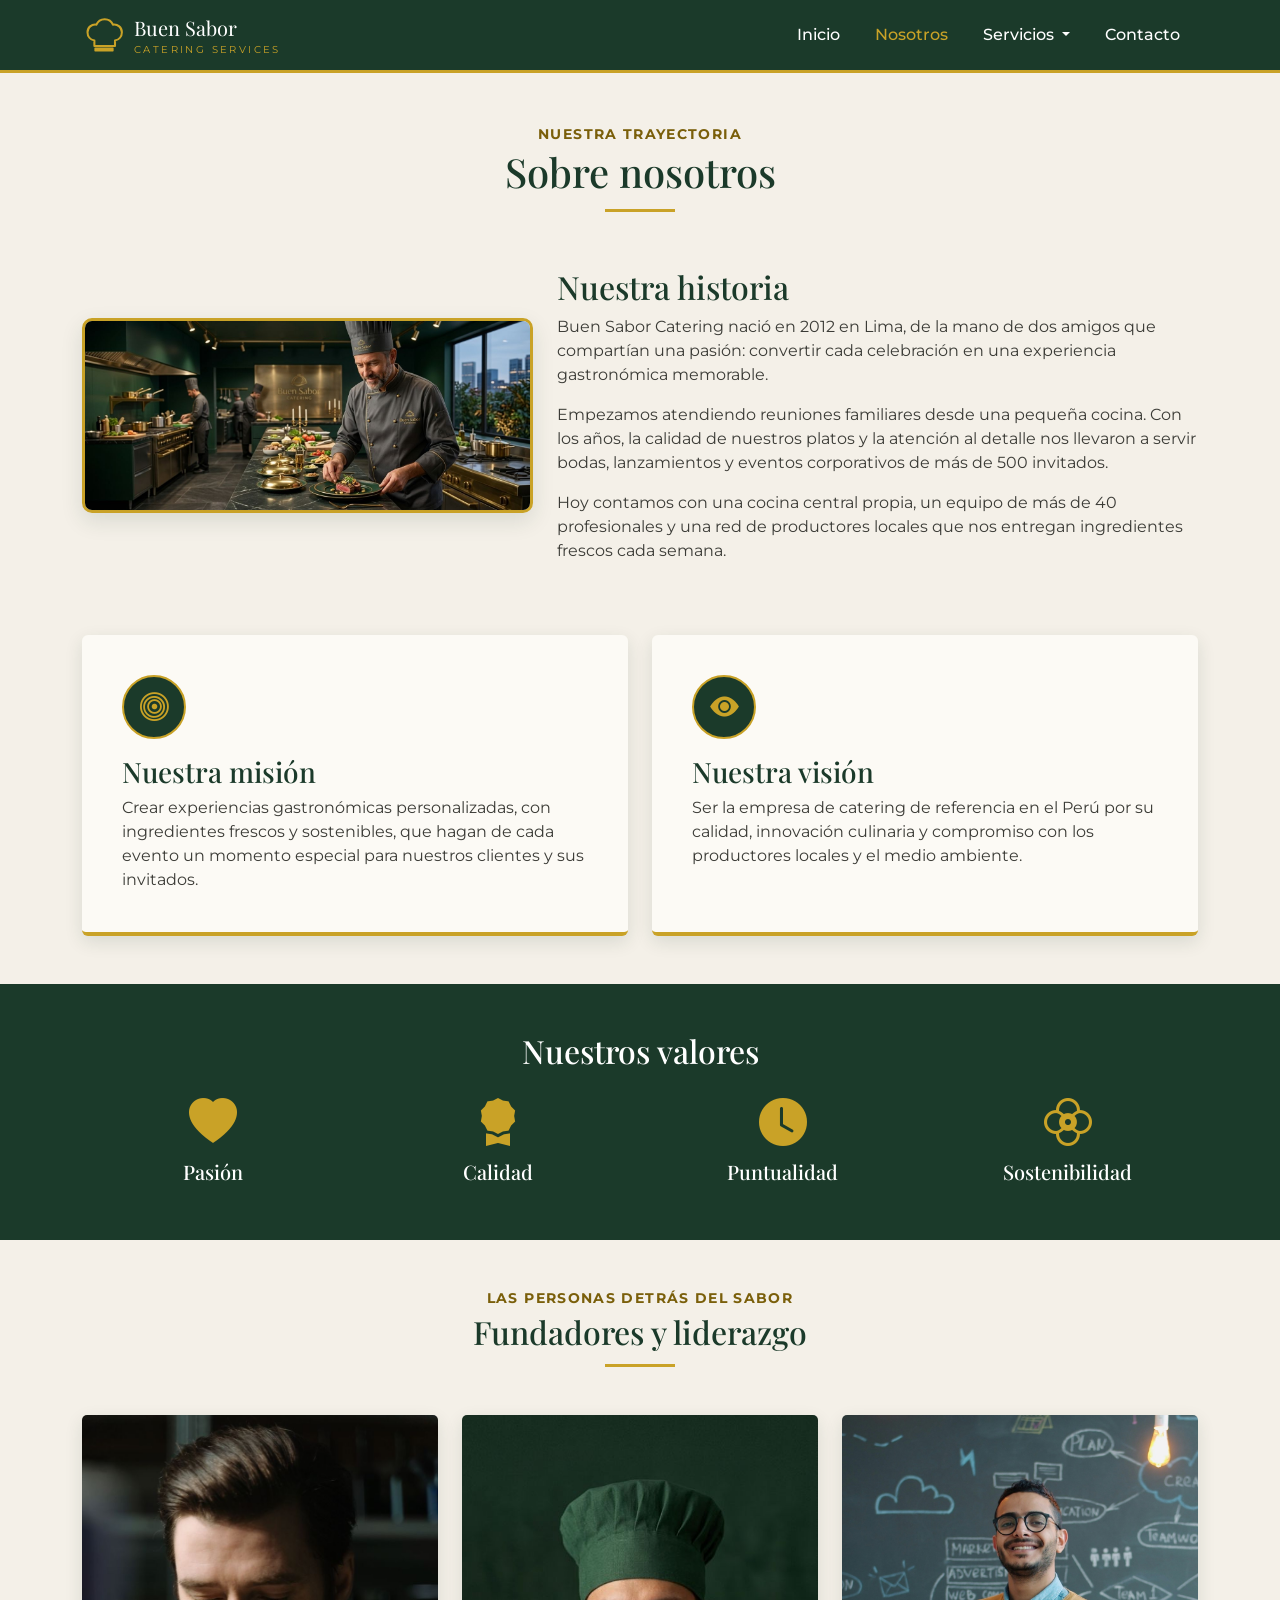
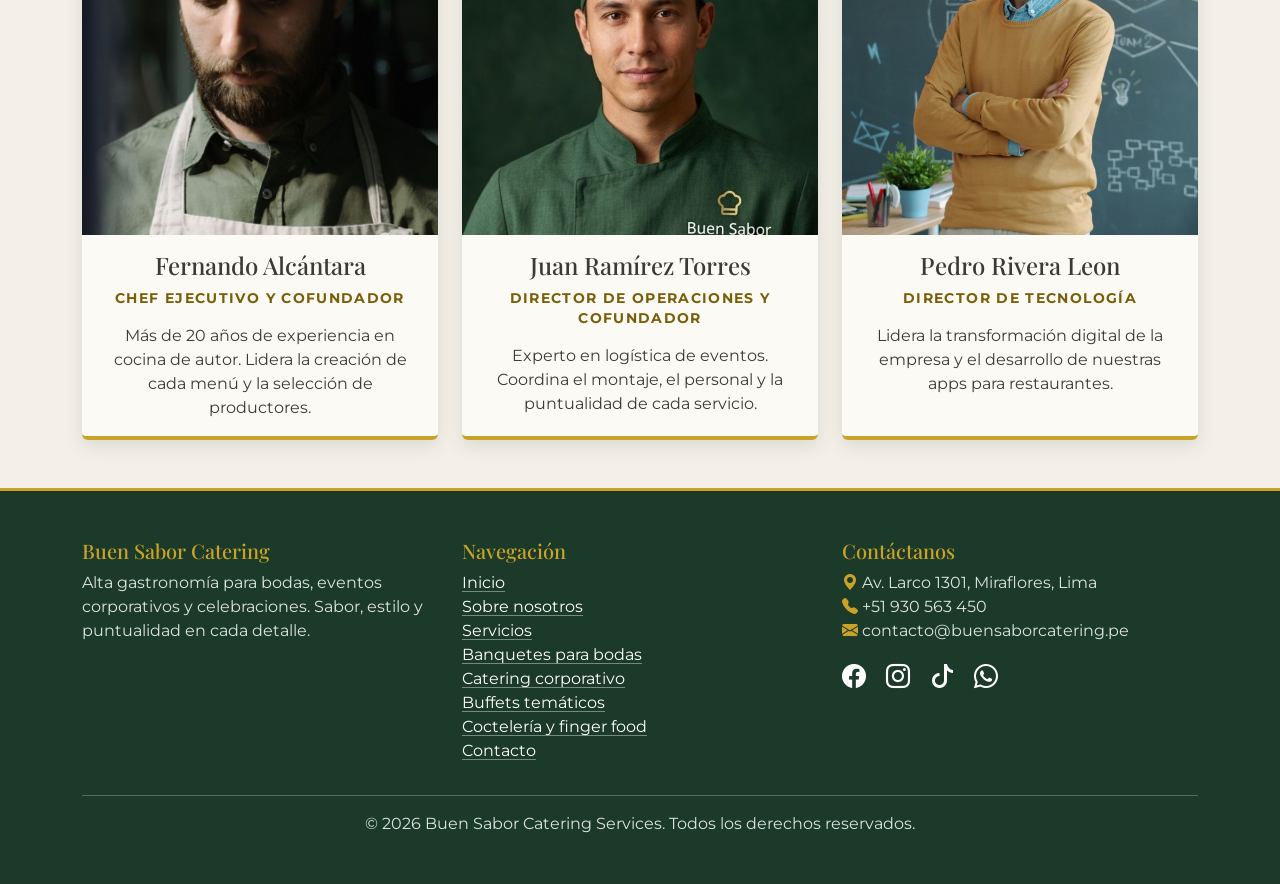
<file: nosotros.html>
<!doctype html>
<html lang="es">
  <head>
    <meta charset="utf-8" />
    <meta name="viewport" content="width=device-width, initial-scale=1" />
    <meta name="color-scheme" content="light dark" />
    <meta
      name="description"
      content="Conoce la historia, misión, visión y fundadores de Buen Sabor Catering."
    />
    <title>Buen Sabor Catering | Sobre nosotros</title>
    <!-- bootstrap 5.3 -->
    <link
      href="https://cdn.jsdelivr.net/npm/bootstrap@5.3.8/dist/css/bootstrap.min.css"
      rel="stylesheet"
      integrity="sha384-sRIl4kxILFvY47J16cr9ZwB07vP4J8+LH7qKQnuqkuIAvNWLzeN8tE5YBujZqJLB"
      crossorigin="anonymous"
    />
    <!-- iconos de bootstrap -->
    <link
      rel="stylesheet"
      href="https://cdn.jsdelivr.net/npm/bootstrap-icons@1.13.2/font/bootstrap-icons.min.css"
    />
    <!-- fuentes de google -->
    <link rel="preconnect" href="https://fonts.googleapis.com" />
    <link rel="preconnect" href="https://fonts.gstatic.com" crossorigin />
    <link
      href="https://fonts.googleapis.com/css2?family=Montserrat:wght@400;500;600;700&family=Playfair+Display:wght@600;700&display=swap"
      rel="stylesheet"
    />
    <!-- estilos propios -->
    <link rel="stylesheet" href="css/estilos.css" />
  </head>

  <body>
    <a class="saltar-contenido visually-hidden-focusable" href="#contenido"
      >Saltar al contenido</a
    >
    <!-- cabecera -->
    <header>
      <nav class="navbar navbar-expand-lg navbar-dark bg-marca fixed-top">
        <div class="container">
          <a
            class="navbar-brand d-flex align-items-center gap-2"
            href="index.html"
          >
            <img
              src="img/logo-gorro.svg"
              alt="Logo de Buen Sabor Catering"
              width="44"
              height="44"
            />
            <span>Buen Sabor<small>Catering Services</small></span>
          </a>
          <button
            class="navbar-toggler"
            type="button"
            data-bs-toggle="collapse"
            data-bs-target="#menuPrincipal"
            aria-controls="menuPrincipal"
            aria-expanded="false"
            aria-label="Mostrar menú"
          >
            <span class="navbar-toggler-icon"></span>
          </button>
          <div class="collapse navbar-collapse" id="menuPrincipal">
            <ul class="navbar-nav ms-auto mb-2 mb-lg-0">
              <li class="nav-item">
                <a class="nav-link" href="index.html">Inicio</a>
              </li>
              <li class="nav-item">
                <a
                  class="nav-link active"
                  aria-current="page"
                  href="nosotros.html"
                  >Nosotros</a
                >
              </li>
              <li class="nav-item dropdown">
                <a
                  class="nav-link dropdown-toggle"
                  href="#"
                  role="button"
                  data-bs-toggle="dropdown"
                  aria-expanded="false"
                >
                  Servicios
                </a>
                <ul class="dropdown-menu dropdown-menu-lg-end">
                  <li>
                    <a class="dropdown-item" href="servicio-bodas.html"
                      >Banquetes para bodas</a
                    >
                  </li>
                  <li>
                    <a class="dropdown-item" href="servicio-corporativo.html"
                      >Catering corporativo</a
                    >
                  </li>
                  <li>
                    <a class="dropdown-item" href="servicio-buffets.html"
                      >Buffets temáticos</a
                    >
                  </li>
                  <li>
                    <a class="dropdown-item" href="servicio-cocteleria.html"
                      >Coctelería y finger food</a
                    >
                  </li>
                  <li>
                    <hr class="dropdown-divider" />
                  </li>
                  <li>
                    <a class="dropdown-item" href="servicios.html"
                      >Ver todos los servicios</a
                    >
                  </li>
                </ul>
              </li>
              <li class="nav-item">
                <a class="nav-link" href="contactos.html">Contacto</a>
              </li>
            </ul>
          </div>
        </div>
      </nav>
    </header>

    <main id="contenido">
      <div class="container text-center pt-5 pb-4">
        <p class="etiqueta-seccion mb-1">Nuestra trayectoria</p>
        <h1 class="titulo-seccion">Sobre nosotros</h1>
      </div>

      <!-- historia -->
      <section class="container py-4">
        <div class="row g-4 align-items-center">
          <figure class="col-12 col-lg-5 mb-0">
            <img
              src="img/cocina-montaje.jpg" width="1400" height="594"
              class="img-fluid foto-borde"
              alt="Chef preparando platos en nuestra cocina central"
            />
          </figure>
          <article class="col-12 col-lg-7">
            <h2>Nuestra historia</h2>
            <p>
              Buen Sabor Catering nació en 2012 en Lima, de la mano de dos
              amigos que compartían una pasión: convertir cada celebración en
              una experiencia gastronómica memorable.
            </p>
            <p>
              Empezamos atendiendo reuniones familiares desde una pequeña
              cocina. Con los años, la calidad de nuestros platos y la atención
              al detalle nos llevaron a servir bodas, lanzamientos y eventos
              corporativos de más de 500 invitados.
            </p>
            <p class="mb-0">
              Hoy contamos con una cocina central propia, un equipo de más de 40
              profesionales y una red de productores locales que nos entregan
              ingredientes frescos cada semana.
            </p>
          </article>
        </div>
      </section>

      <!-- misión y visión -->
      <section class="container py-5">
        <div class="row g-4">
          <article class="col-12 col-md-6">
            <div class="card h-100 p-4">
              <div class="card-body">
                <span class="icono-circulo mb-3"
                  ><i class="bi bi-bullseye" aria-hidden="true"></i
                ></span>
                <h2 class="h3">Nuestra misión</h2>
                <p class="card-text">
                  Crear experiencias gastronómicas personalizadas, con
                  ingredientes frescos y sostenibles, que hagan de cada evento
                  un momento especial para nuestros clientes y sus invitados.
                </p>
              </div>
            </div>
          </article>
          <article class="col-12 col-md-6">
            <div class="card h-100 p-4">
              <div class="card-body">
                <span class="icono-circulo mb-3"
                  ><i class="bi bi-eye-fill" aria-hidden="true"></i
                ></span>
                <h2 class="h3">Nuestra visión</h2>
                <p class="card-text">
                  Ser la empresa de catering de referencia en el Perú por su
                  calidad, innovación culinaria y compromiso con los productores
                  locales y el medio ambiente.
                </p>
              </div>
            </div>
          </article>
        </div>
      </section>

      <!-- valores -->
      <section class="franja-frase py-5">
        <div class="container text-center">
          <h2 class="mb-4">Nuestros valores</h2>
          <div class="row g-4">
            <article class="col-6 col-md-3">
              <i class="bi bi-heart-fill texto-dorado display-5" aria-hidden="true"></i>
              <h3 class="h5 text-white mt-2">Pasión</h3>
            </article>
            <article class="col-6 col-md-3">
              <i class="bi bi-award-fill texto-dorado display-5" aria-hidden="true"></i>
              <h3 class="h5 text-white mt-2">Calidad</h3>
            </article>
            <article class="col-6 col-md-3">
              <i class="bi bi-clock-fill texto-dorado display-5" aria-hidden="true"></i>
              <h3 class="h5 text-white mt-2">Puntualidad</h3>
            </article>
            <article class="col-6 col-md-3">
              <i class="bi bi-flower2 texto-dorado display-5" aria-hidden="true"></i>
              <h3 class="h5 text-white mt-2">Sostenibilidad</h3>
            </article>
          </div>
        </div>
      </section>

      <!-- fundadores -->
      <section class="container py-5">
        <header class="text-center mb-5">
          <p class="etiqueta-seccion mb-1">Las personas detrás del sabor</p>
          <h2 class="titulo-seccion">Fundadores y liderazgo</h2>
        </header>
        <div class="row g-4 justify-content-center">
          <article class="col-12 col-md-6 col-lg-4">
            <div class="card h-100 text-center">
              <img
                loading="lazy"
                src="img/chef-fernando.jpg"
                class="card-img-top foto-fundador pos-fernando"
                alt="Retrato de Fernando Alcántara"
              />
              <div class="card-body">
                <h3 class="h4 card-title">Fernando Alcántara</h3>
                <p class="etiqueta-seccion">Chef ejecutivo y cofundador</p>
                <p class="card-text">
                  Más de 20 años de experiencia en cocina de autor. Lidera la
                  creación de cada menú y la selección de productores.
                </p>
              </div>
            </div>
          </article>
          <article class="col-12 col-md-6 col-lg-4">
            <div class="card h-100 text-center">
              <img
                loading="lazy"
                src="img/chef-juan.jpg"
                class="card-img-top foto-fundador pos-juan"
                alt="Retrato de Juan Ramírez Torres"
              />
              <div class="card-body">
                <h3 class="h4 card-title">Juan Ramírez Torres</h3>
                <p class="etiqueta-seccion">
                  Director de operaciones y cofundador
                </p>
                <p class="card-text">
                  Experto en logística de eventos. Coordina el montaje, el
                  personal y la puntualidad de cada servicio.
                </p>
              </div>
            </div>
          </article>
          <article class="col-12 col-md-6 col-lg-4">
            <div class="card h-100 text-center">
              <img
                loading="lazy"
                src="img/dev-pdro.jpg"
                class="card-img-top foto-fundador pos-pedro"
                alt="Retrato de Pedro Rivera Leon"
              />
              <div class="card-body">
                <h3 class="h4 card-title">Pedro Rivera Leon</h3>
                <p class="etiqueta-seccion">Director de tecnología</p>
                <p class="card-text">
                  Lidera la transformación digital de la empresa y el
                  desarrollo de nuestras apps para restaurantes.
                </p>
              </div>
            </div>
          </article>
        </div>
      </section>
    </main>

    <!-- pie de página -->
    <footer class="py-5">
      <div class="container">
        <div class="row g-4">
          <section class="col-12 col-md-4">
            <h5>Buen Sabor Catering</h5>
            <p>
              Alta gastronomía para bodas, eventos corporativos y celebraciones.
              Sabor, estilo y puntualidad en cada detalle.
            </p>
          </section>
          <section class="col-6 col-md-4">
            <h5>Navegación</h5>
            <ul class="list-unstyled">
              <li><a href="index.html">Inicio</a></li>
              <li><a href="nosotros.html">Sobre nosotros</a></li>
              <li><a href="servicios.html">Servicios</a></li>
              <li><a href="servicio-bodas.html">Banquetes para bodas</a></li>
              <li>
                <a href="servicio-corporativo.html">Catering corporativo</a>
              </li>
              <li><a href="servicio-buffets.html">Buffets temáticos</a></li>
              <li>
                <a href="servicio-cocteleria.html">Coctelería y finger food</a>
              </li>
              <li><a href="contactos.html">Contacto</a></li>
            </ul>
          </section>
          <section class="col-12 col-md-4">
            <h5>Contáctanos</h5>
            <ul class="list-unstyled text-break">
              <li>
                <i class="bi bi-geo-alt-fill texto-dorado" aria-hidden="true"></i> Av. Larco 1301,
                Miraflores, Lima
              </li>
              <li>
                <i class="bi bi-telephone-fill texto-dorado" aria-hidden="true"></i> +51 930 563
                450
              </li>
              <li>
                <i class="bi bi-envelope-fill texto-dorado" aria-hidden="true"></i>
                contacto@buensaborcatering.pe
              </li>
            </ul>
            <a
              class="me-3"
              href="https://www.facebook.com"
              target="_blank" rel="noopener noreferrer"
              aria-label="Facebook (se abre en otra pestaña)"
              ><i class="bi bi-facebook fs-4" aria-hidden="true"></i
            ></a>
            <a
              class="me-3"
              href="https://www.instagram.com"
              target="_blank" rel="noopener noreferrer"
              aria-label="Instagram (se abre en otra pestaña)"
              ><i class="bi bi-instagram fs-4" aria-hidden="true"></i
            ></a>
            <a
              class="me-3"
              href="https://www.tiktok.com"
              target="_blank" rel="noopener noreferrer"
              aria-label="TikTok (se abre en otra pestaña)"
              ><i class="bi bi-tiktok fs-4" aria-hidden="true"></i
            ></a>
            <a
              href="https://wa.me/51930563450?text=Hola%20Buen%20Sabor%20Catering%2C%20quisiera%20cotizar%20un%20evento"
              target="_blank" rel="noopener noreferrer"
              aria-label="WhatsApp (se abre en otra pestaña)"
              ><i class="bi bi-whatsapp fs-4" aria-hidden="true"></i
            ></a>
          </section>
        </div>
        <hr />
        <p class="text-center mb-0">
          © 2026 Buen Sabor Catering Services. Todos los derechos reservados.
        </p>
      </div>
    </footer>

    <!-- script JS de bootstrap -->
    <script
      src="https://cdn.jsdelivr.net/npm/bootstrap@5.3.8/dist/js/bootstrap.bundle.min.js"
      integrity="sha384-FKyoEForCGlyvwx9Hj09JcYn3nv7wiPVlz7YYwJrWVcXK/BmnVDxM+D2scQbITxI"
      crossorigin="anonymous"
    ></script>
  </body>
</html>
</file>
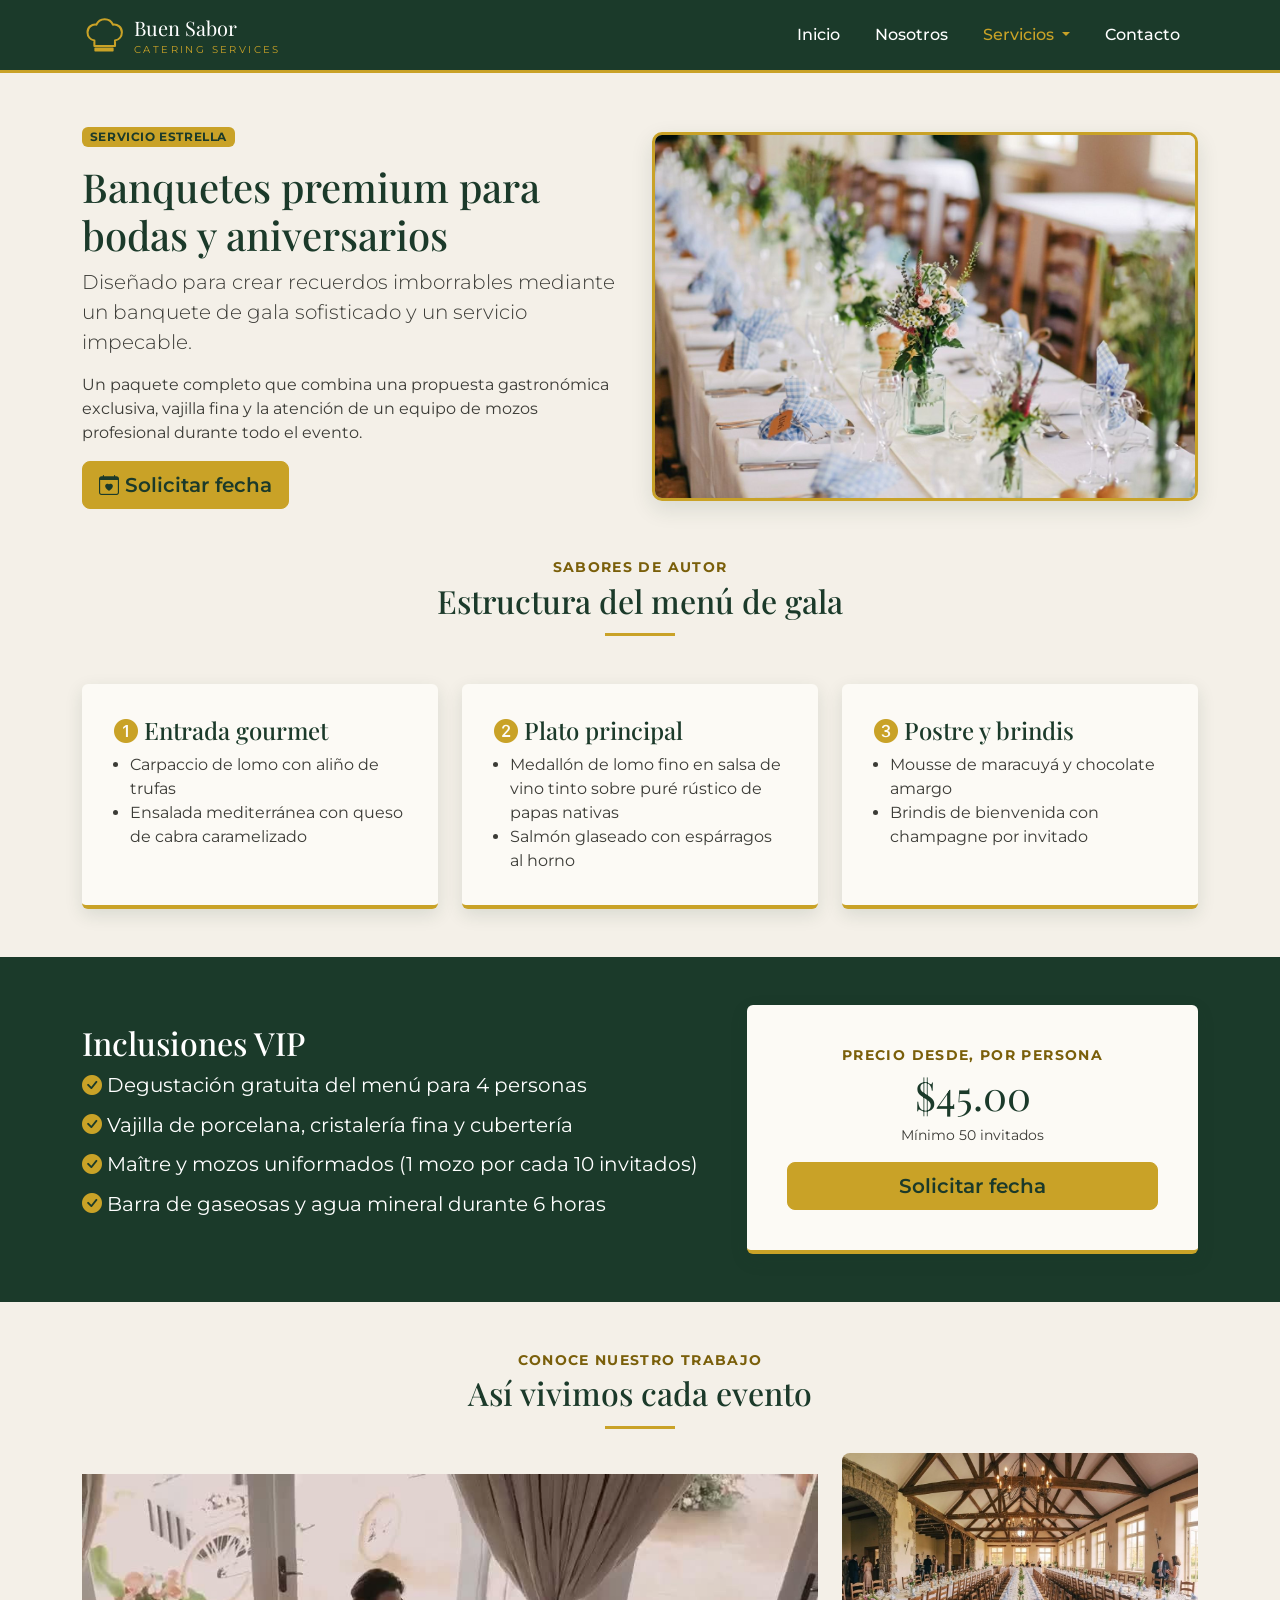
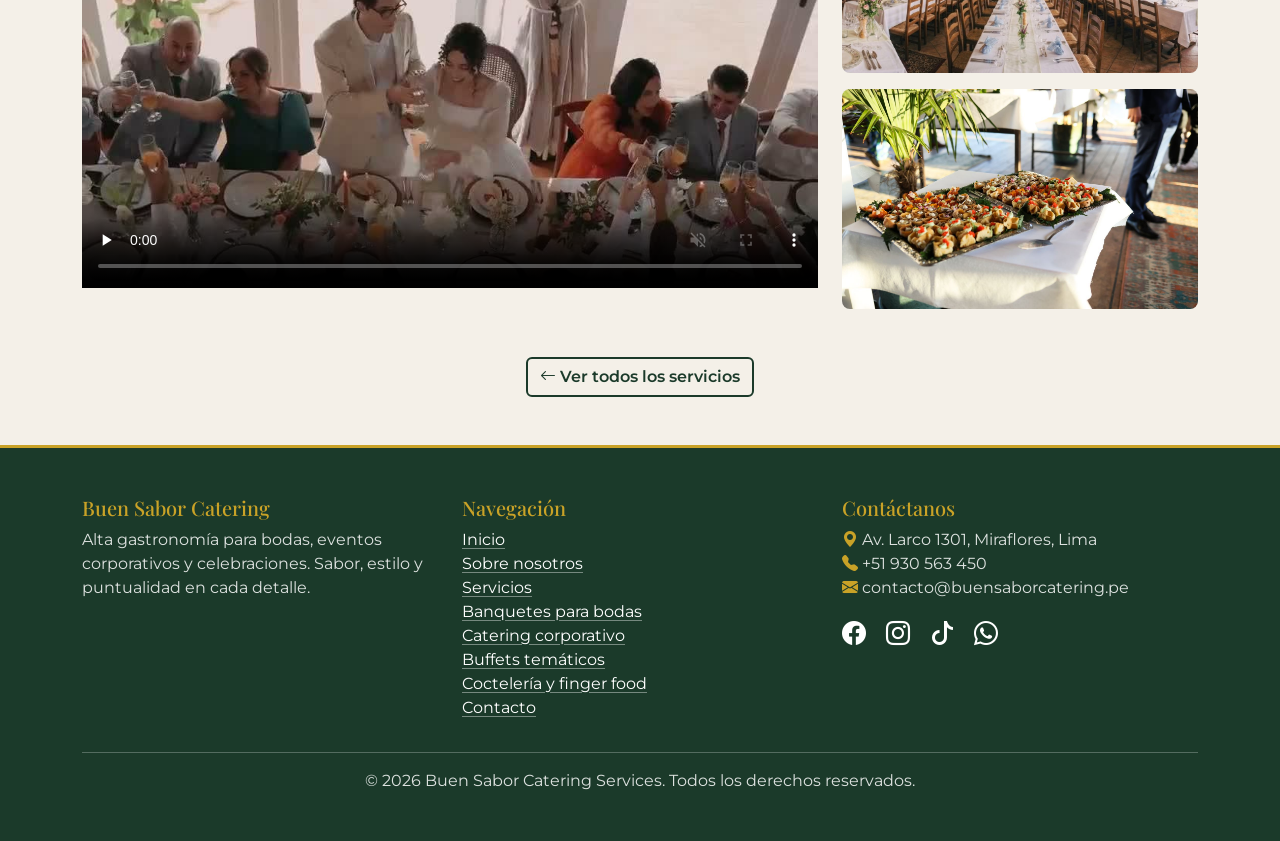
<file: servicio-bodas.html>
<!doctype html>
<html lang="es">
  <head>
    <meta charset="utf-8" />
    <meta name="viewport" content="width=device-width, initial-scale=1" />
    <meta name="color-scheme" content="light dark" />
    <meta
      name="description"
      content="Diseñado para crear recuerdos imborrables mediante un banquete de gala sofisticado y un servicio impecable."
    />
    <title>Buen Sabor Catering | Banquetes para bodas</title>
    <!-- bootstrap 5.3 -->
    <link
      href="https://cdn.jsdelivr.net/npm/bootstrap@5.3.8/dist/css/bootstrap.min.css"
      rel="stylesheet"
      integrity="sha384-sRIl4kxILFvY47J16cr9ZwB07vP4J8+LH7qKQnuqkuIAvNWLzeN8tE5YBujZqJLB"
      crossorigin="anonymous"
    />
    <!-- iconos de bootstrap -->
    <link
      rel="stylesheet"
      href="https://cdn.jsdelivr.net/npm/bootstrap-icons@1.13.2/font/bootstrap-icons.min.css"
    />
    <!-- fuentes de google -->
    <link rel="preconnect" href="https://fonts.googleapis.com" />
    <link rel="preconnect" href="https://fonts.gstatic.com" crossorigin />
    <link
      href="https://fonts.googleapis.com/css2?family=Montserrat:wght@400;500;600;700&family=Playfair+Display:wght@600;700&display=swap"
      rel="stylesheet"
    />
    <!-- estilos propios -->
    <link rel="stylesheet" href="css/estilos.css" />
  </head>

  <body>
    <a class="saltar-contenido visually-hidden-focusable" href="#contenido"
      >Saltar al contenido</a
    >
    <!-- cabecera -->
    <header>
      <nav class="navbar navbar-expand-lg navbar-dark bg-marca fixed-top">
        <div class="container">
          <a
            class="navbar-brand d-flex align-items-center gap-2"
            href="index.html"
          >
            <img
              src="img/logo-gorro.svg"
              alt="Logo de Buen Sabor Catering"
              width="44"
              height="44"
            />
            <span>Buen Sabor<small>Catering Services</small></span>
          </a>
          <button
            class="navbar-toggler"
            type="button"
            data-bs-toggle="collapse"
            data-bs-target="#menuPrincipal"
            aria-controls="menuPrincipal"
            aria-expanded="false"
            aria-label="Mostrar menú"
          >
            <span class="navbar-toggler-icon"></span>
          </button>
          <div class="collapse navbar-collapse" id="menuPrincipal">
            <ul class="navbar-nav ms-auto mb-2 mb-lg-0">
              <li class="nav-item">
                <a class="nav-link" href="index.html">Inicio</a>
              </li>
              <li class="nav-item">
                <a class="nav-link" href="nosotros.html">Nosotros</a>
              </li>
              <li class="nav-item dropdown">
                <a
                  class="nav-link dropdown-toggle active"
                  href="#"
                  role="button"
                  data-bs-toggle="dropdown"
                  aria-expanded="false"
                >
                  Servicios
                </a>
                <ul class="dropdown-menu dropdown-menu-lg-end">
                  <li>
                    <a class="dropdown-item active" href="servicio-bodas.html"
                      >Banquetes para bodas</a
                    >
                  </li>
                  <li>
                    <a class="dropdown-item" href="servicio-corporativo.html"
                      >Catering corporativo</a
                    >
                  </li>
                  <li>
                    <a class="dropdown-item" href="servicio-buffets.html"
                      >Buffets temáticos</a
                    >
                  </li>
                  <li>
                    <a class="dropdown-item" href="servicio-cocteleria.html"
                      >Coctelería y finger food</a
                    >
                  </li>
                  <li><hr class="dropdown-divider" /></li>
                  <li>
                    <a class="dropdown-item" href="servicios.html"
                      >Ver todos los servicios</a
                    >
                  </li>
                </ul>
              </li>
              <li class="nav-item">
                <a class="nav-link" href="contactos.html">Contacto</a>
              </li>
            </ul>
          </div>
        </div>
      </nav>
    </header>

    <main id="contenido">
      <!-- presentación del servicio -->
      <section class="container py-5">
        <div class="row g-4 align-items-center">
          <article class="col-12 col-lg-6">
            <span class="badge insignia-marca mb-3">Servicio estrella</span>
            <h1>Banquetes premium para bodas y aniversarios</h1>
            <p class="lead">
              Diseñado para crear recuerdos imborrables mediante un banquete de
              gala sofisticado y un servicio impecable.
            </p>
            <p>
              Un paquete completo que combina una propuesta gastronómica
              exclusiva, vajilla fina y la atención de un equipo de mozos
              profesional durante todo el evento.
            </p>
            <a href="contactos.html" class="btn btn-marca btn-lg"
              ><i class="bi bi-calendar-heart" aria-hidden="true"></i> Solicitar fecha</a
            >
          </article>
          <figure class="col-12 col-lg-6 mb-0">
            <img
              src="img/banquete-boda.jpg" width="1264" height="848"
              class="img-fluid foto-borde"
              alt="Mesa larga de banquete con flores y copas"
            />
          </figure>
        </div>
      </section>

      <!-- menú -->
      <section class="container pb-5">
        <header class="text-center mb-5">
          <p class="etiqueta-seccion mb-1">Sabores de autor</p>
          <h2 class="titulo-seccion">Estructura del menú de gala</h2>
        </header>
        <div class="row g-4">
          <article class="col-12 col-md-4">
            <div class="card h-100 p-3">
              <div class="card-body">
                <h3 class="h4">
                  <i class="bi bi-1-circle-fill texto-dorado" aria-hidden="true"></i> Entrada
                  gourmet
                </h3>
                <ul class="ps-3 mb-0">
                  <li>Carpaccio de lomo con aliño de trufas</li>
                  <li>Ensalada mediterránea con queso de cabra caramelizado</li>
                </ul>
              </div>
            </div>
          </article>
          <article class="col-12 col-md-4">
            <div class="card h-100 p-3">
              <div class="card-body">
                <h3 class="h4">
                  <i class="bi bi-2-circle-fill texto-dorado" aria-hidden="true"></i> Plato
                  principal
                </h3>
                <ul class="ps-3 mb-0">
                  <li>
                    Medallón de lomo fino en salsa de vino tinto sobre puré
                    rústico de papas nativas
                  </li>
                  <li>Salmón glaseado con espárragos al horno</li>
                </ul>
              </div>
            </div>
          </article>
          <article class="col-12 col-md-4">
            <div class="card h-100 p-3">
              <div class="card-body">
                <h3 class="h4">
                  <i class="bi bi-3-circle-fill texto-dorado" aria-hidden="true"></i> Postre y
                  brindis
                </h3>
                <ul class="ps-3 mb-0">
                  <li>Mousse de maracuyá y chocolate amargo</li>
                  <li>Brindis de bienvenida con champagne por invitado</li>
                </ul>
              </div>
            </div>
          </article>
        </div>
      </section>

      <!-- inclusiones y precio -->
      <section class="franja-frase py-5">
        <div class="container">
          <div class="row g-4 align-items-center">
            <article class="col-12 col-lg-7">
              <h2>Inclusiones VIP</h2>
              <ul class="list-unstyled lista-iconos fs-5">
                <li>
                  <i class="bi bi-check-circle-fill texto-dorado" aria-hidden="true"></i>
                  Degustación gratuita del menú para 4 personas
                </li>
                <li>
                  <i class="bi bi-check-circle-fill texto-dorado" aria-hidden="true"></i> Vajilla
                  de porcelana, cristalería fina y cubertería
                </li>
                <li>
                  <i class="bi bi-check-circle-fill texto-dorado" aria-hidden="true"></i> Maître y
                  mozos uniformados (1 mozo por cada 10 invitados)
                </li>
                <li>
                  <i class="bi bi-check-circle-fill texto-dorado" aria-hidden="true"></i> Barra de
                  gaseosas y agua mineral durante 6 horas
                </li>
              </ul>
            </article>
            <aside class="col-12 col-lg-5">
              <div class="card text-center p-4">
                <div class="card-body">
                  <p class="etiqueta-seccion mb-0">Precio desde, por persona</p>
                  <p class="precio mb-0">$45.00</p>
                  <p class="small">Mínimo 50 invitados</p>
                  <a href="contactos.html" class="btn btn-marca btn-lg w-100"
                    >Solicitar fecha</a
                  >
                </div>
              </div>
            </aside>
          </div>
        </div>
      </section>

      <!-- video y galería -->
      <section class="container py-5">
        <header class="text-center mb-4">
          <p class="etiqueta-seccion mb-1">Conoce nuestro trabajo</p>
          <h2 class="titulo-seccion">Así vivimos cada evento</h2>
        </header>
        <div class="row g-4 align-items-center galeria">
          <div class="col-12 col-lg-8">
            <div class="ratio ratio-16x9">
              <video
                controls
                preload="none"
                muted
                loop
                poster="img/poster-boda.jpg"
              >
                <source src="media/servicio-boda.mp4" type="video/mp4" />
                Tu navegador no soporta video HTML5.
              </video>
            </div>
          </div>
          <div class="col-12 col-lg-4">
            <div class="row g-3">
              <figure class="col-6 col-lg-12 mb-0">
                <img
                  loading="lazy"
                  src="img/salon-gala.jpg"
                  alt="Banquetes para bodas: ejemplo de montaje"
                />
              </figure>
              <figure class="col-6 col-lg-12 mb-0">
                <img
                  loading="lazy"
                  src="img/catering-evento.jpg"
                  alt="Banquetes para bodas: ejemplo de montaje"
                />
              </figure>
            </div>
          </div>
        </div>
      </section>

      <!-- volver -->
      <section class="container pb-5 text-center">
        <a href="servicios.html" class="btn btn-verde-borde"
          ><i class="bi bi-arrow-left" aria-hidden="true"></i> Ver todos los servicios</a
        >
      </section>
    </main>

    <!-- pie de página -->
    <footer class="py-5">
      <div class="container">
        <div class="row g-4">
          <section class="col-12 col-md-4">
            <h5>Buen Sabor Catering</h5>
            <p>
              Alta gastronomía para bodas, eventos corporativos y celebraciones.
              Sabor, estilo y puntualidad en cada detalle.
            </p>
          </section>
          <section class="col-6 col-md-4">
            <h5>Navegación</h5>
            <ul class="list-unstyled">
              <li><a href="index.html">Inicio</a></li>
              <li><a href="nosotros.html">Sobre nosotros</a></li>
              <li><a href="servicios.html">Servicios</a></li>
              <li><a href="servicio-bodas.html">Banquetes para bodas</a></li>
              <li>
                <a href="servicio-corporativo.html">Catering corporativo</a>
              </li>
              <li><a href="servicio-buffets.html">Buffets temáticos</a></li>
              <li>
                <a href="servicio-cocteleria.html">Coctelería y finger food</a>
              </li>
              <li><a href="contactos.html">Contacto</a></li>
            </ul>
          </section>
          <section class="col-12 col-md-4">
            <h5>Contáctanos</h5>
            <ul class="list-unstyled text-break">
              <li>
                <i class="bi bi-geo-alt-fill texto-dorado" aria-hidden="true"></i> Av. Larco 1301,
                Miraflores, Lima
              </li>
              <li>
                <i class="bi bi-telephone-fill texto-dorado" aria-hidden="true"></i> +51 930 563
                450
              </li>
              <li>
                <i class="bi bi-envelope-fill texto-dorado" aria-hidden="true"></i>
                contacto@buensaborcatering.pe
              </li>
            </ul>
            <a
              class="me-3"
              href="https://www.facebook.com"
              target="_blank" rel="noopener noreferrer"
              aria-label="Facebook (se abre en otra pestaña)"
              ><i class="bi bi-facebook fs-4" aria-hidden="true"></i
            ></a>
            <a
              class="me-3"
              href="https://www.instagram.com"
              target="_blank" rel="noopener noreferrer"
              aria-label="Instagram (se abre en otra pestaña)"
              ><i class="bi bi-instagram fs-4" aria-hidden="true"></i
            ></a>
            <a
              class="me-3"
              href="https://www.tiktok.com"
              target="_blank" rel="noopener noreferrer"
              aria-label="TikTok (se abre en otra pestaña)"
              ><i class="bi bi-tiktok fs-4" aria-hidden="true"></i
            ></a>
            <a
              href="https://wa.me/51930563450?text=Hola%20Buen%20Sabor%20Catering%2C%20quisiera%20cotizar%20un%20evento"
              target="_blank" rel="noopener noreferrer"
              aria-label="WhatsApp (se abre en otra pestaña)"
              ><i class="bi bi-whatsapp fs-4" aria-hidden="true"></i
            ></a>
          </section>
        </div>
        <hr />
        <p class="text-center mb-0">
          © 2026 Buen Sabor Catering Services. Todos los derechos reservados.
        </p>
      </div>
    </footer>

    <!-- script JS de bootstrap -->
    <script
      src="https://cdn.jsdelivr.net/npm/bootstrap@5.3.8/dist/js/bootstrap.bundle.min.js"
      integrity="sha384-FKyoEForCGlyvwx9Hj09JcYn3nv7wiPVlz7YYwJrWVcXK/BmnVDxM+D2scQbITxI"
      crossorigin="anonymous"
    ></script>
  </body>
</html>
</file>
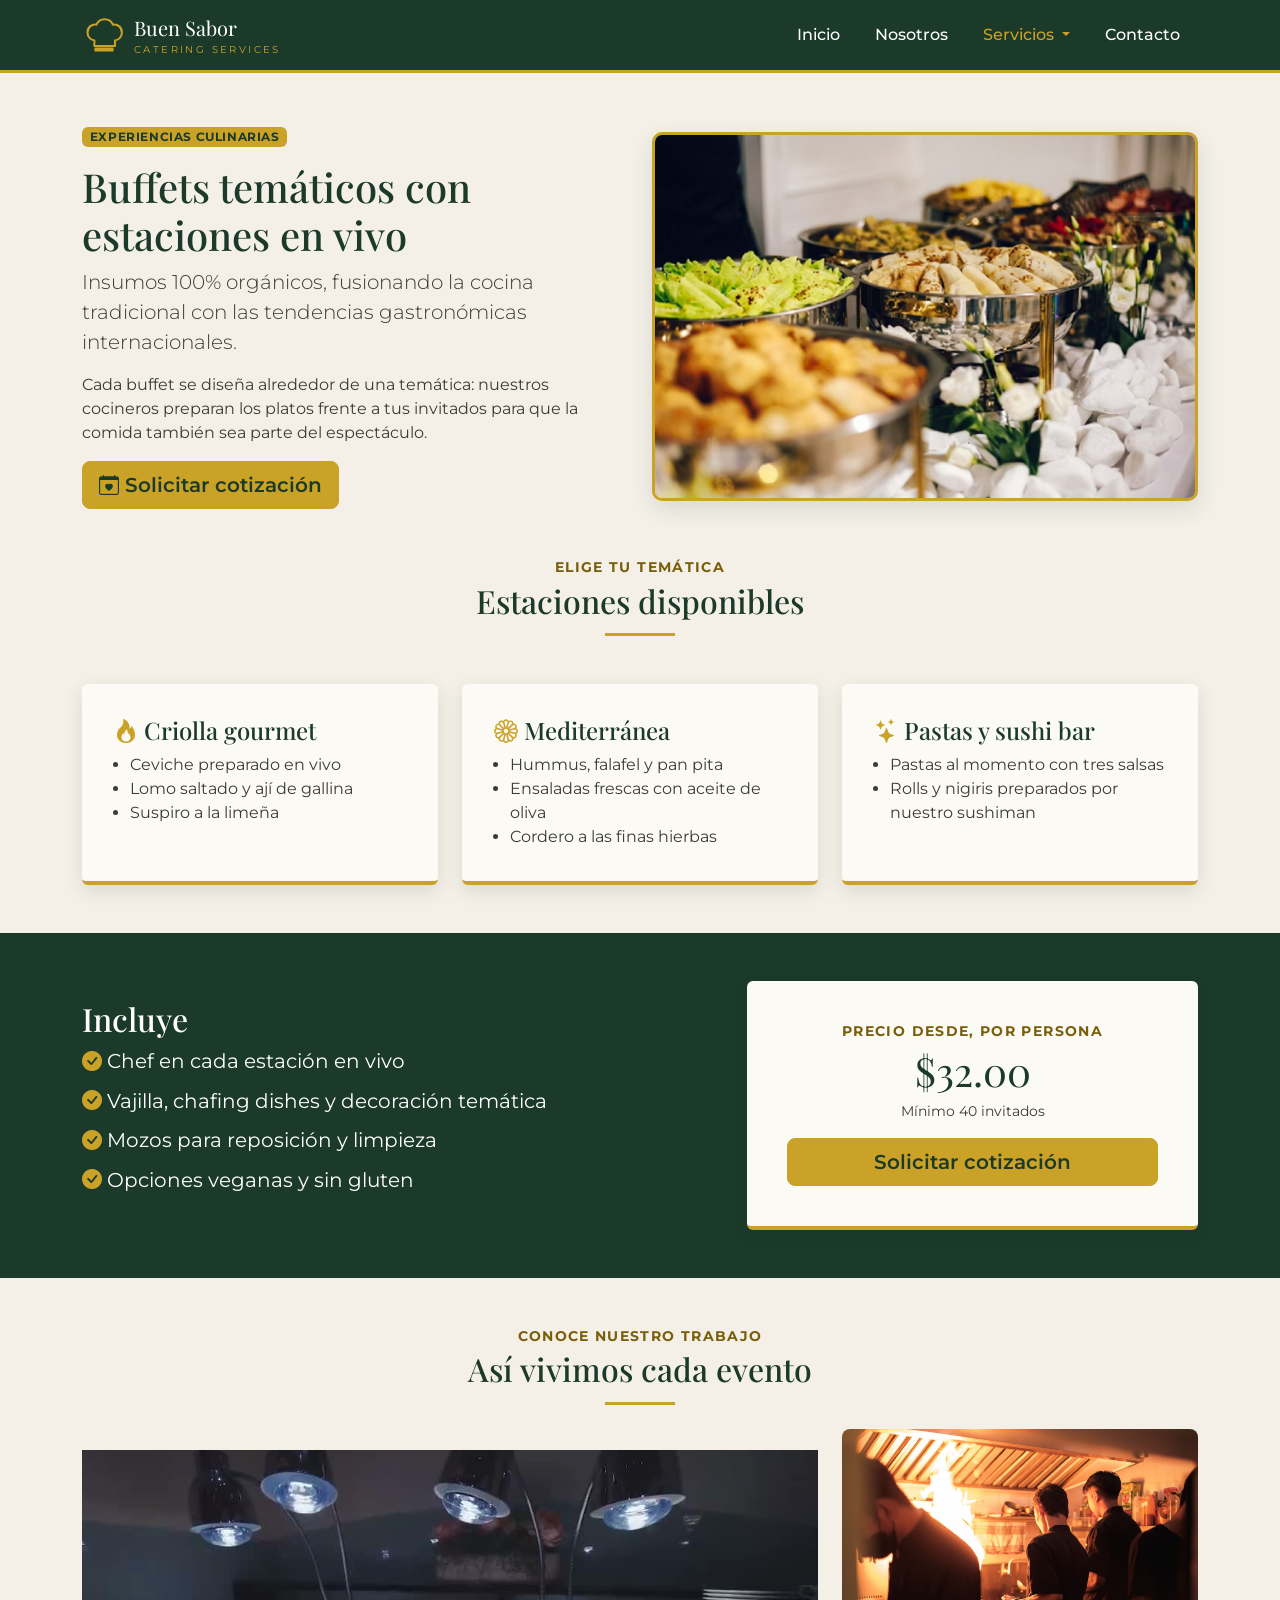
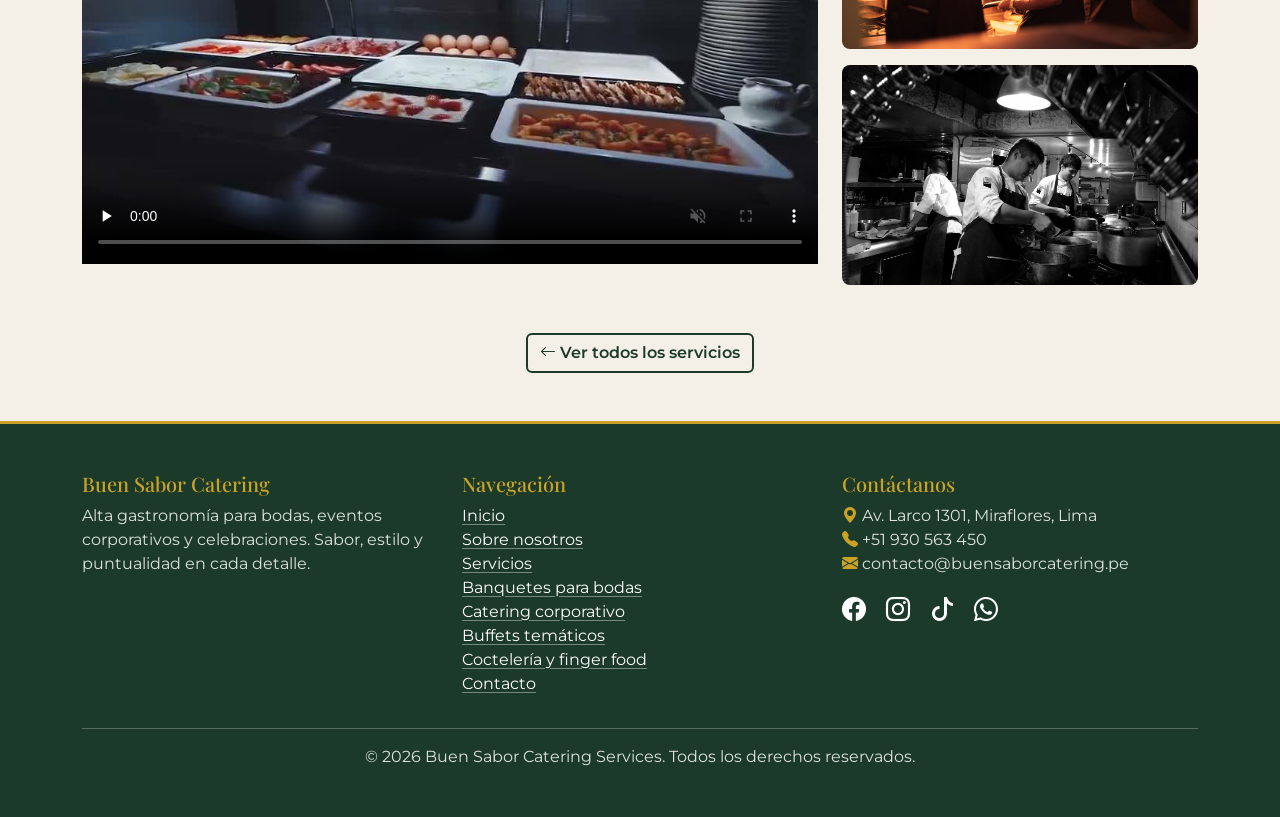
<file: servicio-buffets.html>
<!doctype html>
<html lang="es">
  <head>
    <meta charset="utf-8" />
    <meta name="viewport" content="width=device-width, initial-scale=1" />
    <meta name="color-scheme" content="light dark" />
    <meta
      name="description"
      content="Insumos 100% orgánicos, fusionando la cocina tradicional con las tendencias gastronómicas internacionales."
    />
    <title>Buen Sabor Catering | Buffets temáticos</title>
    <!-- bootstrap 5.3 -->
    <link
      href="https://cdn.jsdelivr.net/npm/bootstrap@5.3.8/dist/css/bootstrap.min.css"
      rel="stylesheet"
      integrity="sha384-sRIl4kxILFvY47J16cr9ZwB07vP4J8+LH7qKQnuqkuIAvNWLzeN8tE5YBujZqJLB"
      crossorigin="anonymous"
    />
    <!-- iconos de bootstrap -->
    <link
      rel="stylesheet"
      href="https://cdn.jsdelivr.net/npm/bootstrap-icons@1.13.2/font/bootstrap-icons.min.css"
    />
    <!-- fuentes de google -->
    <link rel="preconnect" href="https://fonts.googleapis.com" />
    <link rel="preconnect" href="https://fonts.gstatic.com" crossorigin />
    <link
      href="https://fonts.googleapis.com/css2?family=Montserrat:wght@400;500;600;700&family=Playfair+Display:wght@600;700&display=swap"
      rel="stylesheet"
    />
    <!-- estilos propios -->
    <link rel="stylesheet" href="css/estilos.css" />
  </head>

  <body>
    <a class="saltar-contenido visually-hidden-focusable" href="#contenido"
      >Saltar al contenido</a
    >
    <!-- cabecera -->
    <header>
      <nav class="navbar navbar-expand-lg navbar-dark bg-marca fixed-top">
        <div class="container">
          <a
            class="navbar-brand d-flex align-items-center gap-2"
            href="index.html"
          >
            <img
              src="img/logo-gorro.svg"
              alt="Logo de Buen Sabor Catering"
              width="44"
              height="44"
            />
            <span>Buen Sabor<small>Catering Services</small></span>
          </a>
          <button
            class="navbar-toggler"
            type="button"
            data-bs-toggle="collapse"
            data-bs-target="#menuPrincipal"
            aria-controls="menuPrincipal"
            aria-expanded="false"
            aria-label="Mostrar menú"
          >
            <span class="navbar-toggler-icon"></span>
          </button>
          <div class="collapse navbar-collapse" id="menuPrincipal">
            <ul class="navbar-nav ms-auto mb-2 mb-lg-0">
              <li class="nav-item">
                <a class="nav-link" href="index.html">Inicio</a>
              </li>
              <li class="nav-item">
                <a class="nav-link" href="nosotros.html">Nosotros</a>
              </li>
              <li class="nav-item dropdown">
                <a
                  class="nav-link dropdown-toggle active"
                  href="#"
                  role="button"
                  data-bs-toggle="dropdown"
                  aria-expanded="false"
                >
                  Servicios
                </a>
                <ul class="dropdown-menu dropdown-menu-lg-end">
                  <li>
                    <a class="dropdown-item" href="servicio-bodas.html"
                      >Banquetes para bodas</a
                    >
                  </li>
                  <li>
                    <a class="dropdown-item" href="servicio-corporativo.html"
                      >Catering corporativo</a
                    >
                  </li>
                  <li>
                    <a class="dropdown-item active" href="servicio-buffets.html"
                      >Buffets temáticos</a
                    >
                  </li>
                  <li>
                    <a class="dropdown-item" href="servicio-cocteleria.html"
                      >Coctelería y finger food</a
                    >
                  </li>
                  <li><hr class="dropdown-divider" /></li>
                  <li>
                    <a class="dropdown-item" href="servicios.html"
                      >Ver todos los servicios</a
                    >
                  </li>
                </ul>
              </li>
              <li class="nav-item">
                <a class="nav-link" href="contactos.html">Contacto</a>
              </li>
            </ul>
          </div>
        </div>
      </nav>
    </header>

    <main id="contenido">
      <!-- presentación del servicio -->
      <section class="container py-5">
        <div class="row g-4 align-items-center">
          <article class="col-12 col-lg-6">
            <span class="badge insignia-marca mb-3"
              >Experiencias culinarias</span
            >
            <h1>Buffets temáticos con estaciones en vivo</h1>
            <p class="lead">
              Insumos 100% orgánicos, fusionando la cocina tradicional con las
              tendencias gastronómicas internacionales.
            </p>
            <p>
              Cada buffet se diseña alrededor de una temática: nuestros
              cocineros preparan los platos frente a tus invitados para que la
              comida también sea parte del espectáculo.
            </p>
            <a href="contactos.html" class="btn btn-marca btn-lg"
              ><i class="bi bi-calendar-heart" aria-hidden="true"></i> Solicitar cotización</a
            >
          </article>
          <figure class="col-12 col-lg-6 mb-0">
            <img
              src="img/buffet-tematico.jpg" width="1264" height="848"
              class="img-fluid foto-borde"
              alt="Bandejas de buffet con comida caliente y flores"
            />
          </figure>
        </div>
      </section>

      <!-- menú -->
      <section class="container pb-5">
        <header class="text-center mb-5">
          <p class="etiqueta-seccion mb-1">Elige tu temática</p>
          <h2 class="titulo-seccion">Estaciones disponibles</h2>
        </header>
        <div class="row g-4">
          <article class="col-12 col-md-4">
            <div class="card h-100 p-3">
              <div class="card-body">
                <h3 class="h4">
                  <i class="bi bi-fire texto-dorado" aria-hidden="true"></i> Criolla gourmet
                </h3>
                <ul class="ps-3 mb-0">
                  <li>Ceviche preparado en vivo</li>
                  <li>Lomo saltado y ají de gallina</li>
                  <li>Suspiro a la limeña</li>
                </ul>
              </div>
            </div>
          </article>
          <article class="col-12 col-md-4">
            <div class="card h-100 p-3">
              <div class="card-body">
                <h3 class="h4">
                  <i class="bi bi-flower1 texto-dorado" aria-hidden="true"></i> Mediterránea
                </h3>
                <ul class="ps-3 mb-0">
                  <li>Hummus, falafel y pan pita</li>
                  <li>Ensaladas frescas con aceite de oliva</li>
                  <li>Cordero a las finas hierbas</li>
                </ul>
              </div>
            </div>
          </article>
          <article class="col-12 col-md-4">
            <div class="card h-100 p-3">
              <div class="card-body">
                <h3 class="h4">
                  <i class="bi bi-stars texto-dorado" aria-hidden="true"></i> Pastas y sushi bar
                </h3>
                <ul class="ps-3 mb-0">
                  <li>Pastas al momento con tres salsas</li>
                  <li>Rolls y nigiris preparados por nuestro sushiman</li>
                </ul>
              </div>
            </div>
          </article>
        </div>
      </section>

      <!-- inclusiones y precio -->
      <section class="franja-frase py-5">
        <div class="container">
          <div class="row g-4 align-items-center">
            <article class="col-12 col-lg-7">
              <h2>Incluye</h2>
              <ul class="list-unstyled lista-iconos fs-5">
                <li>
                  <i class="bi bi-check-circle-fill texto-dorado" aria-hidden="true"></i> Chef en
                  cada estación en vivo
                </li>
                <li>
                  <i class="bi bi-check-circle-fill texto-dorado" aria-hidden="true"></i> Vajilla,
                  chafing dishes y decoración temática
                </li>
                <li>
                  <i class="bi bi-check-circle-fill texto-dorado" aria-hidden="true"></i> Mozos
                  para reposición y limpieza
                </li>
                <li>
                  <i class="bi bi-check-circle-fill texto-dorado" aria-hidden="true"></i> Opciones
                  veganas y sin gluten
                </li>
              </ul>
            </article>
            <aside class="col-12 col-lg-5">
              <div class="card text-center p-4">
                <div class="card-body">
                  <p class="etiqueta-seccion mb-0">Precio desde, por persona</p>
                  <p class="precio mb-0">$32.00</p>
                  <p class="small">Mínimo 40 invitados</p>
                  <a href="contactos.html" class="btn btn-marca btn-lg w-100"
                    >Solicitar cotización</a
                  >
                </div>
              </div>
            </aside>
          </div>
        </div>
      </section>

      <!-- video y galería -->
      <section class="container py-5">
        <header class="text-center mb-4">
          <p class="etiqueta-seccion mb-1">Conoce nuestro trabajo</p>
          <h2 class="titulo-seccion">Así vivimos cada evento</h2>
        </header>
        <div class="row g-4 align-items-center galeria">
          <div class="col-12 col-lg-8">
            <div class="ratio ratio-16x9">
              <video
                controls
                preload="none"
                muted
                loop
                poster="img/poster-buffet.jpg"
              >
                <source src="media/servicio-buffet.mp4" type="video/mp4" />
                Tu navegador no soporta video HTML5.
              </video>
            </div>
          </div>
          <div class="col-12 col-lg-4">
            <div class="row g-3">
              <figure class="col-6 col-lg-12 mb-0">
                <img
                  loading="lazy"
                  src="img/cocineros.jpg"
                  alt="Buffets temáticos: ejemplo de montaje"
                />
              </figure>
              <figure class="col-6 col-lg-12 mb-0">
                <img
                  loading="lazy"
                  src="img/equipo-cocina.jpg"
                  alt="Buffets temáticos: ejemplo de montaje"
                />
              </figure>
            </div>
          </div>
        </div>
      </section>

      <!-- volver -->
      <section class="container pb-5 text-center">
        <a href="servicios.html" class="btn btn-verde-borde"
          ><i class="bi bi-arrow-left" aria-hidden="true"></i> Ver todos los servicios</a
        >
      </section>
    </main>

    <!-- pie de página -->
    <footer class="py-5">
      <div class="container">
        <div class="row g-4">
          <section class="col-12 col-md-4">
            <h5>Buen Sabor Catering</h5>
            <p>
              Alta gastronomía para bodas, eventos corporativos y celebraciones.
              Sabor, estilo y puntualidad en cada detalle.
            </p>
          </section>
          <section class="col-6 col-md-4">
            <h5>Navegación</h5>
            <ul class="list-unstyled">
              <li><a href="index.html">Inicio</a></li>
              <li><a href="nosotros.html">Sobre nosotros</a></li>
              <li><a href="servicios.html">Servicios</a></li>
              <li><a href="servicio-bodas.html">Banquetes para bodas</a></li>
              <li>
                <a href="servicio-corporativo.html">Catering corporativo</a>
              </li>
              <li><a href="servicio-buffets.html">Buffets temáticos</a></li>
              <li>
                <a href="servicio-cocteleria.html">Coctelería y finger food</a>
              </li>
              <li><a href="contactos.html">Contacto</a></li>
            </ul>
          </section>
          <section class="col-12 col-md-4">
            <h5>Contáctanos</h5>
            <ul class="list-unstyled text-break">
              <li>
                <i class="bi bi-geo-alt-fill texto-dorado" aria-hidden="true"></i> Av. Larco 1301,
                Miraflores, Lima
              </li>
              <li>
                <i class="bi bi-telephone-fill texto-dorado" aria-hidden="true"></i> +51 930 563
                450
              </li>
              <li>
                <i class="bi bi-envelope-fill texto-dorado" aria-hidden="true"></i>
                contacto@buensaborcatering.pe
              </li>
            </ul>
            <a
              class="me-3"
              href="https://www.facebook.com"
              target="_blank" rel="noopener noreferrer"
              aria-label="Facebook (se abre en otra pestaña)"
              ><i class="bi bi-facebook fs-4" aria-hidden="true"></i
            ></a>
            <a
              class="me-3"
              href="https://www.instagram.com"
              target="_blank" rel="noopener noreferrer"
              aria-label="Instagram (se abre en otra pestaña)"
              ><i class="bi bi-instagram fs-4" aria-hidden="true"></i
            ></a>
            <a
              class="me-3"
              href="https://www.tiktok.com"
              target="_blank" rel="noopener noreferrer"
              aria-label="TikTok (se abre en otra pestaña)"
              ><i class="bi bi-tiktok fs-4" aria-hidden="true"></i
            ></a>
            <a
              href="https://wa.me/51930563450?text=Hola%20Buen%20Sabor%20Catering%2C%20quisiera%20cotizar%20un%20evento"
              target="_blank" rel="noopener noreferrer"
              aria-label="WhatsApp (se abre en otra pestaña)"
              ><i class="bi bi-whatsapp fs-4" aria-hidden="true"></i
            ></a>
          </section>
        </div>
        <hr />
        <p class="text-center mb-0">
          © 2026 Buen Sabor Catering Services. Todos los derechos reservados.
        </p>
      </div>
    </footer>

    <!-- script JS de bootstrap -->
    <script
      src="https://cdn.jsdelivr.net/npm/bootstrap@5.3.8/dist/js/bootstrap.bundle.min.js"
      integrity="sha384-FKyoEForCGlyvwx9Hj09JcYn3nv7wiPVlz7YYwJrWVcXK/BmnVDxM+D2scQbITxI"
      crossorigin="anonymous"
    ></script>
  </body>
</html>
</file>
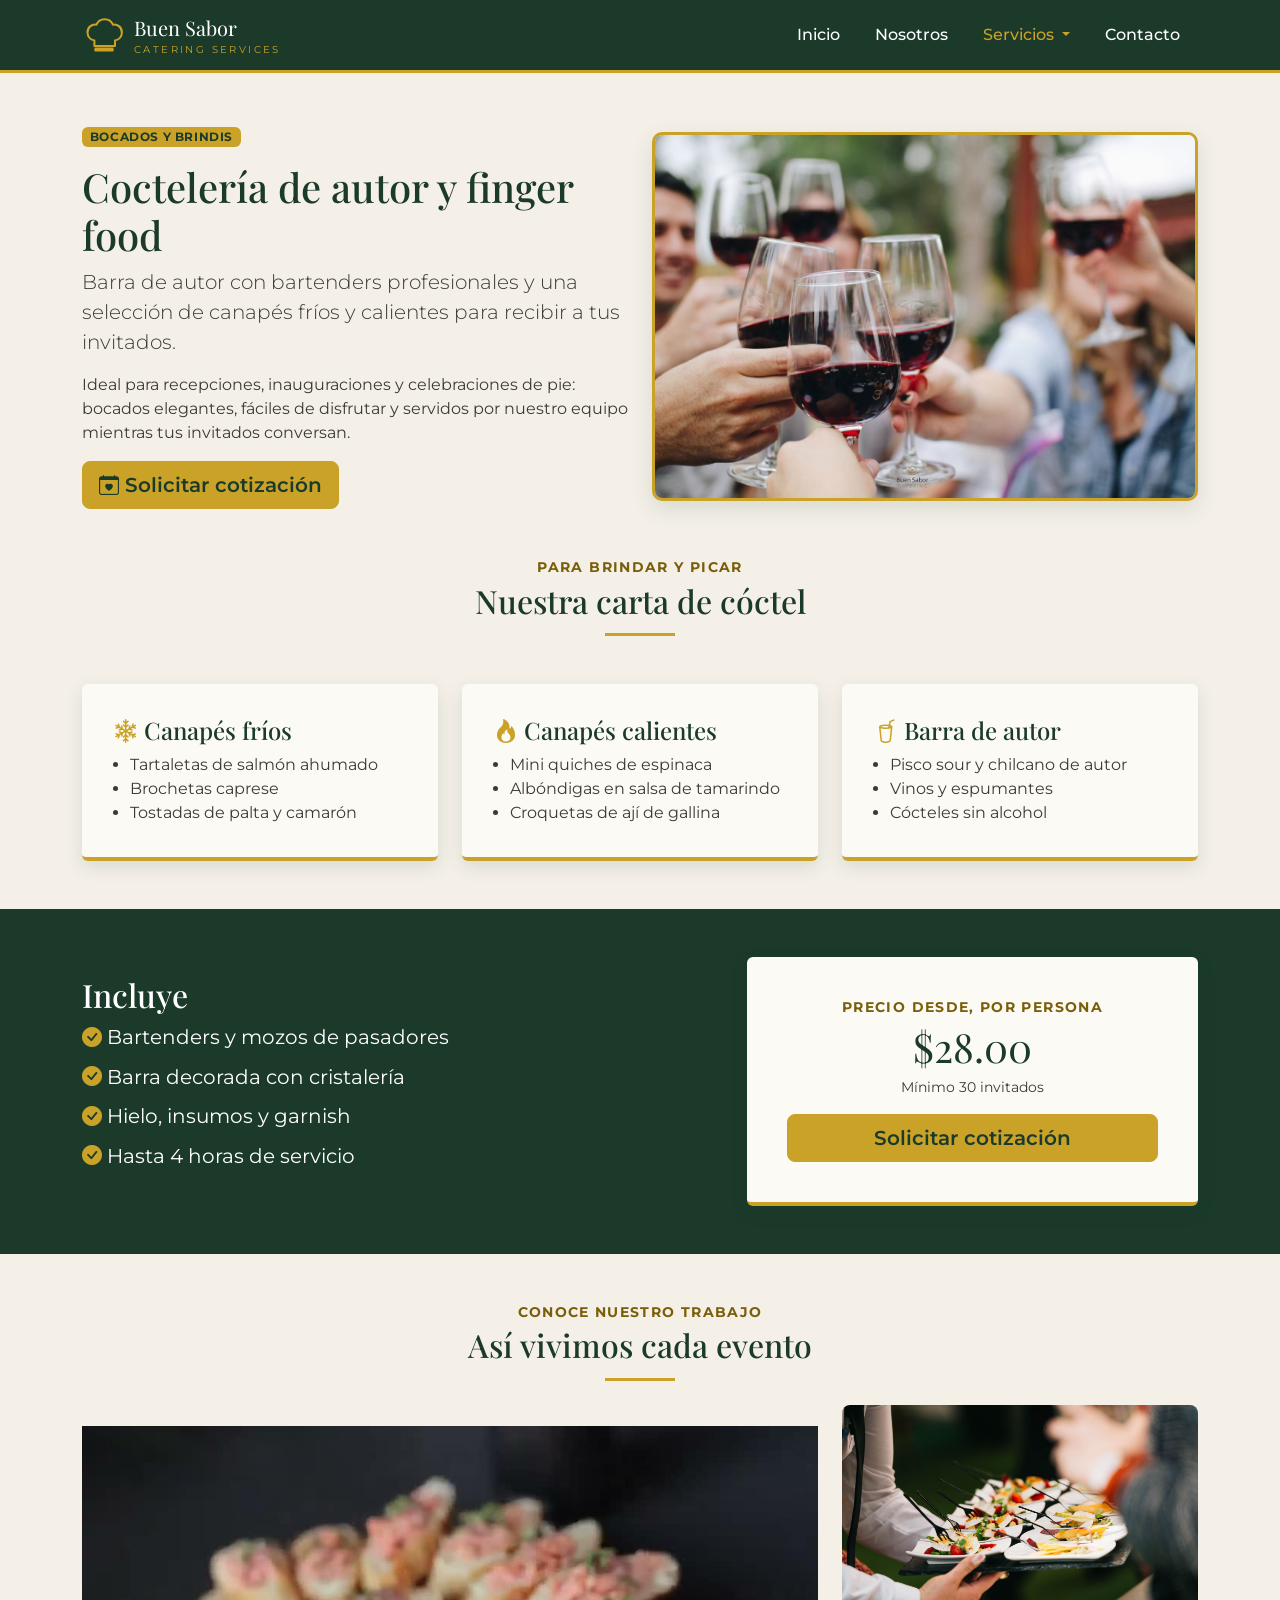
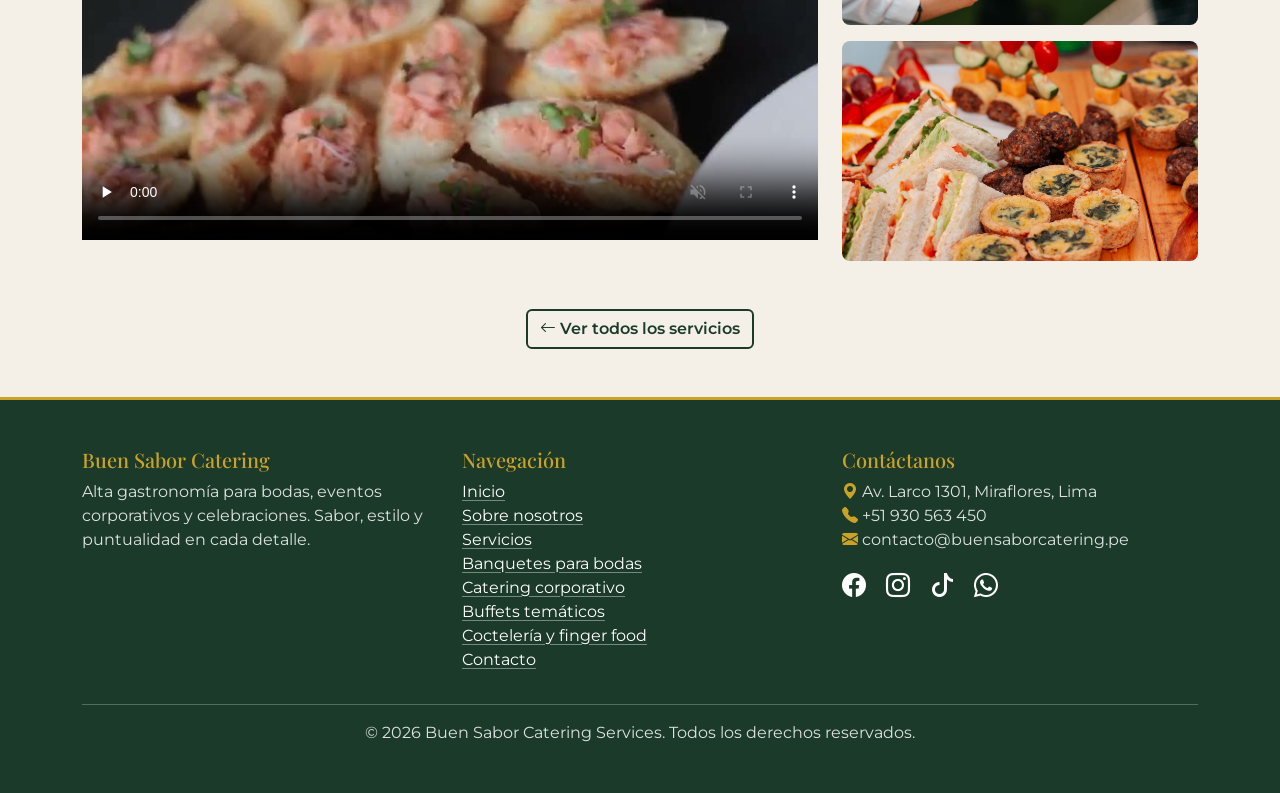
<file: servicio-cocteleria.html>
<!doctype html>
<html lang="es">
  <head>
    <meta charset="utf-8" />
    <meta name="viewport" content="width=device-width, initial-scale=1" />
    <meta name="color-scheme" content="light dark" />
    <meta
      name="description"
      content="Barra de autor con bartenders profesionales y una selección de canapés fríos y calientes para recibir a tus invitados."
    />
    <title>Buen Sabor Catering | Coctelería y finger food</title>
    <!-- bootstrap 5.3 -->
    <link
      href="https://cdn.jsdelivr.net/npm/bootstrap@5.3.8/dist/css/bootstrap.min.css"
      rel="stylesheet"
      integrity="sha384-sRIl4kxILFvY47J16cr9ZwB07vP4J8+LH7qKQnuqkuIAvNWLzeN8tE5YBujZqJLB"
      crossorigin="anonymous"
    />
    <!-- iconos de bootstrap -->
    <link
      rel="stylesheet"
      href="https://cdn.jsdelivr.net/npm/bootstrap-icons@1.13.2/font/bootstrap-icons.min.css"
    />
    <!-- fuentes de google -->
    <link rel="preconnect" href="https://fonts.googleapis.com" />
    <link rel="preconnect" href="https://fonts.gstatic.com" crossorigin />
    <link
      href="https://fonts.googleapis.com/css2?family=Montserrat:wght@400;500;600;700&family=Playfair+Display:wght@600;700&display=swap"
      rel="stylesheet"
    />
    <!-- estilos propios -->
    <link rel="stylesheet" href="css/estilos.css" />
  </head>

  <body>
    <a class="saltar-contenido visually-hidden-focusable" href="#contenido"
      >Saltar al contenido</a
    >
    <!-- cabecera -->
    <header>
      <nav class="navbar navbar-expand-lg navbar-dark bg-marca fixed-top">
        <div class="container">
          <a
            class="navbar-brand d-flex align-items-center gap-2"
            href="index.html"
          >
            <img
              src="img/logo-gorro.svg"
              alt="Logo de Buen Sabor Catering"
              width="44"
              height="44"
            />
            <span>Buen Sabor<small>Catering Services</small></span>
          </a>
          <button
            class="navbar-toggler"
            type="button"
            data-bs-toggle="collapse"
            data-bs-target="#menuPrincipal"
            aria-controls="menuPrincipal"
            aria-expanded="false"
            aria-label="Mostrar menú"
          >
            <span class="navbar-toggler-icon"></span>
          </button>
          <div class="collapse navbar-collapse" id="menuPrincipal">
            <ul class="navbar-nav ms-auto mb-2 mb-lg-0">
              <li class="nav-item">
                <a class="nav-link" href="index.html">Inicio</a>
              </li>
              <li class="nav-item">
                <a class="nav-link" href="nosotros.html">Nosotros</a>
              </li>
              <li class="nav-item dropdown">
                <a
                  class="nav-link dropdown-toggle active"
                  href="#"
                  role="button"
                  data-bs-toggle="dropdown"
                  aria-expanded="false"
                >
                  Servicios
                </a>
                <ul class="dropdown-menu dropdown-menu-lg-end">
                  <li>
                    <a class="dropdown-item" href="servicio-bodas.html"
                      >Banquetes para bodas</a
                    >
                  </li>
                  <li>
                    <a class="dropdown-item" href="servicio-corporativo.html"
                      >Catering corporativo</a
                    >
                  </li>
                  <li>
                    <a class="dropdown-item" href="servicio-buffets.html"
                      >Buffets temáticos</a
                    >
                  </li>
                  <li>
                    <a
                      class="dropdown-item active"
                      href="servicio-cocteleria.html"
                      >Coctelería y finger food</a
                    >
                  </li>
                  <li><hr class="dropdown-divider" /></li>
                  <li>
                    <a class="dropdown-item" href="servicios.html"
                      >Ver todos los servicios</a
                    >
                  </li>
                </ul>
              </li>
              <li class="nav-item">
                <a class="nav-link" href="contactos.html">Contacto</a>
              </li>
            </ul>
          </div>
        </div>
      </nav>
    </header>

    <main id="contenido">
      <!-- presentación del servicio -->
      <section class="container py-5">
        <div class="row g-4 align-items-center">
          <article class="col-12 col-lg-6">
            <span class="badge insignia-marca mb-3">Bocados y brindis</span>
            <h1>Coctelería de autor y finger food</h1>
            <p class="lead">
              Barra de autor con bartenders profesionales y una selección de
              canapés fríos y calientes para recibir a tus invitados.
            </p>
            <p>
              Ideal para recepciones, inauguraciones y celebraciones de pie:
              bocados elegantes, fáciles de disfrutar y servidos por nuestro
              equipo mientras tus invitados conversan.
            </p>
            <a href="contactos.html" class="btn btn-marca btn-lg"
              ><i class="bi bi-calendar-heart" aria-hidden="true"></i> Solicitar cotización</a
            >
          </article>
          <figure class="col-12 col-lg-6 mb-0">
            <img
              src="img/cocteleria.jpg" width="1264" height="848"
              class="img-fluid foto-borde"
              alt="Brindis con copas de vino tinto"
            />
          </figure>
        </div>
      </section>

      <!-- menú -->
      <section class="container pb-5">
        <header class="text-center mb-5">
          <p class="etiqueta-seccion mb-1">Para brindar y picar</p>
          <h2 class="titulo-seccion">Nuestra carta de cóctel</h2>
        </header>
        <div class="row g-4">
          <article class="col-12 col-md-4">
            <div class="card h-100 p-3">
              <div class="card-body">
                <h3 class="h4">
                  <i class="bi bi-snow2 texto-dorado" aria-hidden="true"></i> Canapés fríos
                </h3>
                <ul class="ps-3 mb-0">
                  <li>Tartaletas de salmón ahumado</li>
                  <li>Brochetas caprese</li>
                  <li>Tostadas de palta y camarón</li>
                </ul>
              </div>
            </div>
          </article>
          <article class="col-12 col-md-4">
            <div class="card h-100 p-3">
              <div class="card-body">
                <h3 class="h4">
                  <i class="bi bi-fire texto-dorado" aria-hidden="true"></i> Canapés calientes
                </h3>
                <ul class="ps-3 mb-0">
                  <li>Mini quiches de espinaca</li>
                  <li>Albóndigas en salsa de tamarindo</li>
                  <li>Croquetas de ají de gallina</li>
                </ul>
              </div>
            </div>
          </article>
          <article class="col-12 col-md-4">
            <div class="card h-100 p-3">
              <div class="card-body">
                <h3 class="h4">
                  <i class="bi bi-cup-straw texto-dorado" aria-hidden="true"></i> Barra de autor
                </h3>
                <ul class="ps-3 mb-0">
                  <li>Pisco sour y chilcano de autor</li>
                  <li>Vinos y espumantes</li>
                  <li>Cócteles sin alcohol</li>
                </ul>
              </div>
            </div>
          </article>
        </div>
      </section>

      <!-- inclusiones y precio -->
      <section class="franja-frase py-5">
        <div class="container">
          <div class="row g-4 align-items-center">
            <article class="col-12 col-lg-7">
              <h2>Incluye</h2>
              <ul class="list-unstyled lista-iconos fs-5">
                <li>
                  <i class="bi bi-check-circle-fill texto-dorado" aria-hidden="true"></i>
                  Bartenders y mozos de pasadores
                </li>
                <li>
                  <i class="bi bi-check-circle-fill texto-dorado" aria-hidden="true"></i> Barra
                  decorada con cristalería
                </li>
                <li>
                  <i class="bi bi-check-circle-fill texto-dorado" aria-hidden="true"></i> Hielo,
                  insumos y garnish
                </li>
                <li>
                  <i class="bi bi-check-circle-fill texto-dorado" aria-hidden="true"></i> Hasta 4
                  horas de servicio
                </li>
              </ul>
            </article>
            <aside class="col-12 col-lg-5">
              <div class="card text-center p-4">
                <div class="card-body">
                  <p class="etiqueta-seccion mb-0">Precio desde, por persona</p>
                  <p class="precio mb-0">$28.00</p>
                  <p class="small">Mínimo 30 invitados</p>
                  <a href="contactos.html" class="btn btn-marca btn-lg w-100"
                    >Solicitar cotización</a
                  >
                </div>
              </div>
            </aside>
          </div>
        </div>
      </section>

      <!-- video y galería -->
      <section class="container py-5">
        <header class="text-center mb-4">
          <p class="etiqueta-seccion mb-1">Conoce nuestro trabajo</p>
          <h2 class="titulo-seccion">Así vivimos cada evento</h2>
        </header>
        <div class="row g-4 align-items-center galeria">
          <div class="col-12 col-lg-8">
            <div class="ratio ratio-16x9">
              <video
                controls
                preload="none"
                muted
                loop
                poster="img/poster-cocteles.jpg"
              >
                <source src="media/servicio-cocteles.mp4" type="video/mp4" />
                Tu navegador no soporta video HTML5.
              </video>
            </div>
          </div>
          <div class="col-12 col-lg-4">
            <div class="row g-3">
              <figure class="col-6 col-lg-12 mb-0">
                <img
                  loading="lazy"
                  src="img/aperitivos.jpg"
                  alt="Coctelería y finger food: ejemplo de montaje"
                />
              </figure>
              <figure class="col-6 col-lg-12 mb-0">
                <img
                  loading="lazy"
                  src="img/tabla-finger.jpg"
                  alt="Coctelería y finger food: ejemplo de montaje"
                />
              </figure>
            </div>
          </div>
        </div>
      </section>

      <!-- volver -->
      <section class="container pb-5 text-center">
        <a href="servicios.html" class="btn btn-verde-borde"
          ><i class="bi bi-arrow-left" aria-hidden="true"></i> Ver todos los servicios</a
        >
      </section>
    </main>

    <!-- pie de página -->
    <footer class="py-5">
      <div class="container">
        <div class="row g-4">
          <section class="col-12 col-md-4">
            <h5>Buen Sabor Catering</h5>
            <p>
              Alta gastronomía para bodas, eventos corporativos y celebraciones.
              Sabor, estilo y puntualidad en cada detalle.
            </p>
          </section>
          <section class="col-6 col-md-4">
            <h5>Navegación</h5>
            <ul class="list-unstyled">
              <li><a href="index.html">Inicio</a></li>
              <li><a href="nosotros.html">Sobre nosotros</a></li>
              <li><a href="servicios.html">Servicios</a></li>
              <li><a href="servicio-bodas.html">Banquetes para bodas</a></li>
              <li>
                <a href="servicio-corporativo.html">Catering corporativo</a>
              </li>
              <li><a href="servicio-buffets.html">Buffets temáticos</a></li>
              <li>
                <a href="servicio-cocteleria.html">Coctelería y finger food</a>
              </li>
              <li><a href="contactos.html">Contacto</a></li>
            </ul>
          </section>
          <section class="col-12 col-md-4">
            <h5>Contáctanos</h5>
            <ul class="list-unstyled text-break">
              <li>
                <i class="bi bi-geo-alt-fill texto-dorado" aria-hidden="true"></i> Av. Larco 1301,
                Miraflores, Lima
              </li>
              <li>
                <i class="bi bi-telephone-fill texto-dorado" aria-hidden="true"></i> +51 930 563
                450
              </li>
              <li>
                <i class="bi bi-envelope-fill texto-dorado" aria-hidden="true"></i>
                contacto@buensaborcatering.pe
              </li>
            </ul>
            <a
              class="me-3"
              href="https://www.facebook.com"
              target="_blank" rel="noopener noreferrer"
              aria-label="Facebook (se abre en otra pestaña)"
              ><i class="bi bi-facebook fs-4" aria-hidden="true"></i
            ></a>
            <a
              class="me-3"
              href="https://www.instagram.com"
              target="_blank" rel="noopener noreferrer"
              aria-label="Instagram (se abre en otra pestaña)"
              ><i class="bi bi-instagram fs-4" aria-hidden="true"></i
            ></a>
            <a
              class="me-3"
              href="https://www.tiktok.com"
              target="_blank" rel="noopener noreferrer"
              aria-label="TikTok (se abre en otra pestaña)"
              ><i class="bi bi-tiktok fs-4" aria-hidden="true"></i
            ></a>
            <a
              href="https://wa.me/51930563450?text=Hola%20Buen%20Sabor%20Catering%2C%20quisiera%20cotizar%20un%20evento"
              target="_blank" rel="noopener noreferrer"
              aria-label="WhatsApp (se abre en otra pestaña)"
              ><i class="bi bi-whatsapp fs-4" aria-hidden="true"></i
            ></a>
          </section>
        </div>
        <hr />
        <p class="text-center mb-0">
          © 2026 Buen Sabor Catering Services. Todos los derechos reservados.
        </p>
      </div>
    </footer>

    <!-- script JS de bootstrap -->
    <script
      src="https://cdn.jsdelivr.net/npm/bootstrap@5.3.8/dist/js/bootstrap.bundle.min.js"
      integrity="sha384-FKyoEForCGlyvwx9Hj09JcYn3nv7wiPVlz7YYwJrWVcXK/BmnVDxM+D2scQbITxI"
      crossorigin="anonymous"
    ></script>
  </body>
</html>
</file>
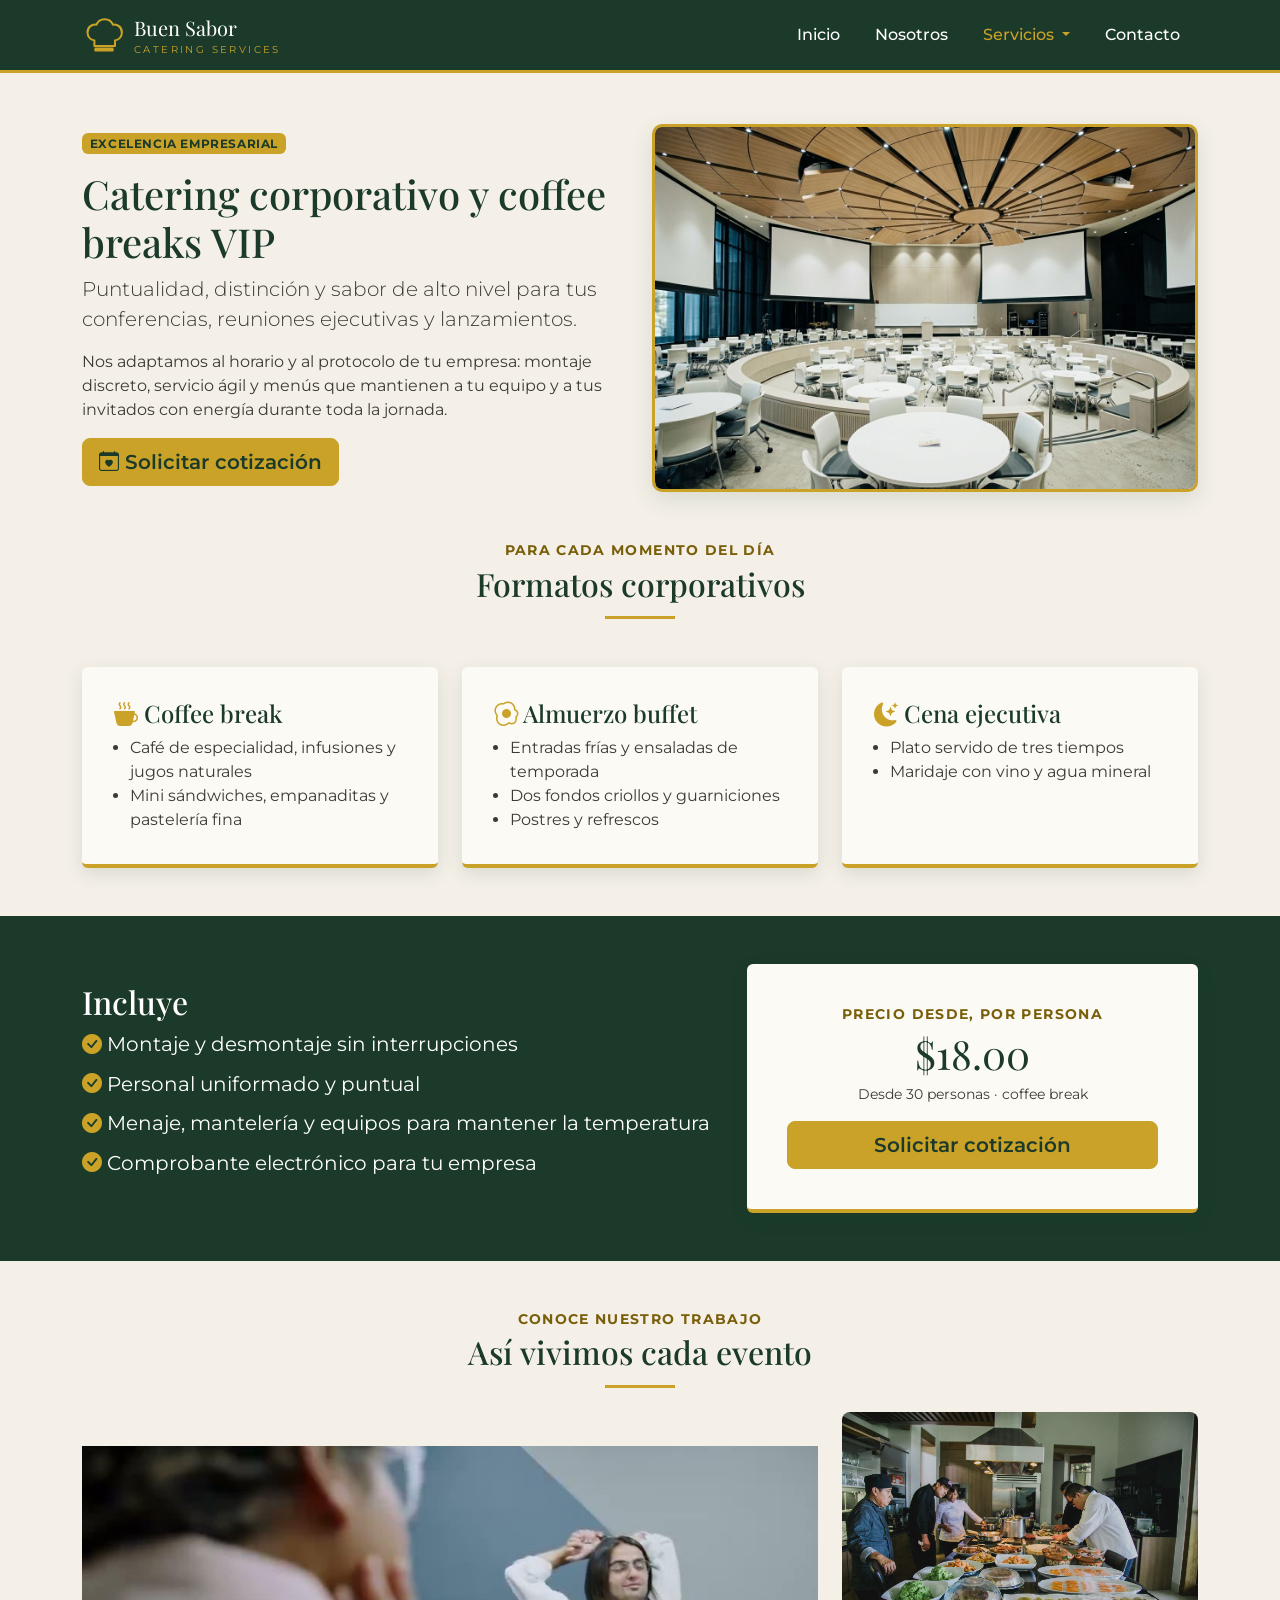
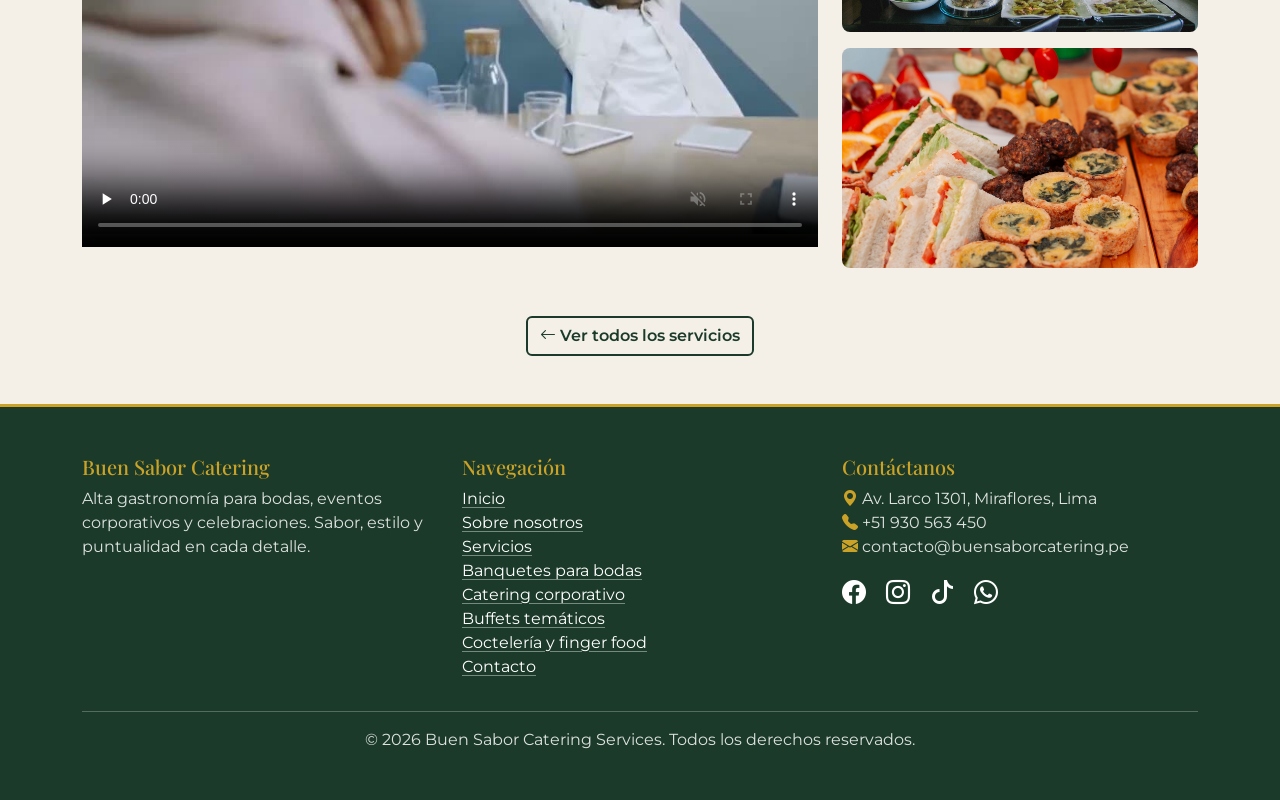
<file: servicio-corporativo.html>
<!doctype html>
<html lang="es">
  <head>
    <meta charset="utf-8" />
    <meta name="viewport" content="width=device-width, initial-scale=1" />
    <meta name="color-scheme" content="light dark" />
    <meta
      name="description"
      content="Puntualidad, distinción y sabor de alto nivel para tus conferencias, reuniones ejecutivas y lanzamientos."
    />
    <title>Buen Sabor Catering | Catering corporativo</title>
    <!-- bootstrap 5.3 -->
    <link
      href="https://cdn.jsdelivr.net/npm/bootstrap@5.3.8/dist/css/bootstrap.min.css"
      rel="stylesheet"
      integrity="sha384-sRIl4kxILFvY47J16cr9ZwB07vP4J8+LH7qKQnuqkuIAvNWLzeN8tE5YBujZqJLB"
      crossorigin="anonymous"
    />
    <!-- iconos de bootstrap -->
    <link
      rel="stylesheet"
      href="https://cdn.jsdelivr.net/npm/bootstrap-icons@1.13.2/font/bootstrap-icons.min.css"
    />
    <!-- fuentes de google -->
    <link rel="preconnect" href="https://fonts.googleapis.com" />
    <link rel="preconnect" href="https://fonts.gstatic.com" crossorigin />
    <link
      href="https://fonts.googleapis.com/css2?family=Montserrat:wght@400;500;600;700&family=Playfair+Display:wght@600;700&display=swap"
      rel="stylesheet"
    />
    <!-- estilos propios -->
    <link rel="stylesheet" href="css/estilos.css" />
  </head>

  <body>
    <a class="saltar-contenido visually-hidden-focusable" href="#contenido"
      >Saltar al contenido</a
    >
    <!-- cabecera -->
    <header>
      <nav class="navbar navbar-expand-lg navbar-dark bg-marca fixed-top">
        <div class="container">
          <a
            class="navbar-brand d-flex align-items-center gap-2"
            href="index.html"
          >
            <img
              src="img/logo-gorro.svg"
              alt="Logo de Buen Sabor Catering"
              width="44"
              height="44"
            />
            <span>Buen Sabor<small>Catering Services</small></span>
          </a>
          <button
            class="navbar-toggler"
            type="button"
            data-bs-toggle="collapse"
            data-bs-target="#menuPrincipal"
            aria-controls="menuPrincipal"
            aria-expanded="false"
            aria-label="Mostrar menú"
          >
            <span class="navbar-toggler-icon"></span>
          </button>
          <div class="collapse navbar-collapse" id="menuPrincipal">
            <ul class="navbar-nav ms-auto mb-2 mb-lg-0">
              <li class="nav-item">
                <a class="nav-link" href="index.html">Inicio</a>
              </li>
              <li class="nav-item">
                <a class="nav-link" href="nosotros.html">Nosotros</a>
              </li>
              <li class="nav-item dropdown">
                <a
                  class="nav-link dropdown-toggle active"
                  href="#"
                  role="button"
                  data-bs-toggle="dropdown"
                  aria-expanded="false"
                >
                  Servicios
                </a>
                <ul class="dropdown-menu dropdown-menu-lg-end">
                  <li>
                    <a class="dropdown-item" href="servicio-bodas.html"
                      >Banquetes para bodas</a
                    >
                  </li>
                  <li>
                    <a
                      class="dropdown-item active"
                      href="servicio-corporativo.html"
                      >Catering corporativo</a
                    >
                  </li>
                  <li>
                    <a class="dropdown-item" href="servicio-buffets.html"
                      >Buffets temáticos</a
                    >
                  </li>
                  <li>
                    <a class="dropdown-item" href="servicio-cocteleria.html"
                      >Coctelería y finger food</a
                    >
                  </li>
                  <li><hr class="dropdown-divider" /></li>
                  <li>
                    <a class="dropdown-item" href="servicios.html"
                      >Ver todos los servicios</a
                    >
                  </li>
                </ul>
              </li>
              <li class="nav-item">
                <a class="nav-link" href="contactos.html">Contacto</a>
              </li>
            </ul>
          </div>
        </div>
      </nav>
    </header>

    <main id="contenido">
      <!-- presentación del servicio -->
      <section class="container py-5">
        <div class="row g-4 align-items-center">
          <article class="col-12 col-lg-6">
            <span class="badge insignia-marca mb-3"
              >Excelencia empresarial</span
            >
            <h1>Catering corporativo y coffee breaks VIP</h1>
            <p class="lead">
              Puntualidad, distinción y sabor de alto nivel para tus
              conferencias, reuniones ejecutivas y lanzamientos.
            </p>
            <p>
              Nos adaptamos al horario y al protocolo de tu empresa: montaje
              discreto, servicio ágil y menús que mantienen a tu equipo y a tus
              invitados con energía durante toda la jornada.
            </p>
            <a href="contactos.html" class="btn btn-marca btn-lg"
              ><i class="bi bi-calendar-heart" aria-hidden="true"></i> Solicitar cotización</a
            >
          </article>
          <figure class="col-12 col-lg-6 mb-0">
            <img
              src="img/catering-corporativo.jpg" width="1264" height="848"
              class="img-fluid foto-borde"
              alt="Auditorio preparado con mesas para un evento corporativo"
            />
          </figure>
        </div>
      </section>

      <!-- menú -->
      <section class="container pb-5">
        <header class="text-center mb-5">
          <p class="etiqueta-seccion mb-1">Para cada momento del día</p>
          <h2 class="titulo-seccion">Formatos corporativos</h2>
        </header>
        <div class="row g-4">
          <article class="col-12 col-md-4">
            <div class="card h-100 p-3">
              <div class="card-body">
                <h3 class="h4">
                  <i class="bi bi-cup-hot-fill texto-dorado" aria-hidden="true"></i> Coffee break
                </h3>
                <ul class="ps-3 mb-0">
                  <li>Café de especialidad, infusiones y jugos naturales</li>
                  <li>Mini sándwiches, empanaditas y pastelería fina</li>
                </ul>
              </div>
            </div>
          </article>
          <article class="col-12 col-md-4">
            <div class="card h-100 p-3">
              <div class="card-body">
                <h3 class="h4">
                  <i class="bi bi-egg-fried texto-dorado" aria-hidden="true"></i> Almuerzo buffet
                </h3>
                <ul class="ps-3 mb-0">
                  <li>Entradas frías y ensaladas de temporada</li>
                  <li>Dos fondos criollos y guarniciones</li>
                  <li>Postres y refrescos</li>
                </ul>
              </div>
            </div>
          </article>
          <article class="col-12 col-md-4">
            <div class="card h-100 p-3">
              <div class="card-body">
                <h3 class="h4">
                  <i class="bi bi-moon-stars-fill texto-dorado" aria-hidden="true"></i> Cena
                  ejecutiva
                </h3>
                <ul class="ps-3 mb-0">
                  <li>Plato servido de tres tiempos</li>
                  <li>Maridaje con vino y agua mineral</li>
                </ul>
              </div>
            </div>
          </article>
        </div>
      </section>

      <!-- inclusiones y precio -->
      <section class="franja-frase py-5">
        <div class="container">
          <div class="row g-4 align-items-center">
            <article class="col-12 col-lg-7">
              <h2>Incluye</h2>
              <ul class="list-unstyled lista-iconos fs-5">
                <li>
                  <i class="bi bi-check-circle-fill texto-dorado" aria-hidden="true"></i> Montaje y
                  desmontaje sin interrupciones
                </li>
                <li>
                  <i class="bi bi-check-circle-fill texto-dorado" aria-hidden="true"></i> Personal
                  uniformado y puntual
                </li>
                <li>
                  <i class="bi bi-check-circle-fill texto-dorado" aria-hidden="true"></i> Menaje,
                  mantelería y equipos para mantener la temperatura
                </li>
                <li>
                  <i class="bi bi-check-circle-fill texto-dorado" aria-hidden="true"></i>
                  Comprobante electrónico para tu empresa
                </li>
              </ul>
            </article>
            <aside class="col-12 col-lg-5">
              <div class="card text-center p-4">
                <div class="card-body">
                  <p class="etiqueta-seccion mb-0">Precio desde, por persona</p>
                  <p class="precio mb-0">$18.00</p>
                  <p class="small">Desde 30 personas · coffee break</p>
                  <a href="contactos.html" class="btn btn-marca btn-lg w-100"
                    >Solicitar cotización</a
                  >
                </div>
              </div>
            </aside>
          </div>
        </div>
      </section>

      <!-- video y galería -->
      <section class="container py-5">
        <header class="text-center mb-4">
          <p class="etiqueta-seccion mb-1">Conoce nuestro trabajo</p>
          <h2 class="titulo-seccion">Así vivimos cada evento</h2>
        </header>
        <div class="row g-4 align-items-center galeria">
          <div class="col-12 col-lg-8">
            <div class="ratio ratio-16x9">
              <video
                controls
                preload="none"
                muted
                loop
                poster="img/poster-corp.jpg"
              >
                <source src="media/servicio-corp.mp4" type="video/mp4" />
                Tu navegador no soporta video HTML5.
              </video>
            </div>
          </div>
          <div class="col-12 col-lg-4">
            <div class="row g-3">
              <figure class="col-6 col-lg-12 mb-0">
                <img
                  loading="lazy"
                  src="img/chefs-cocina.jpg"
                  alt="Catering corporativo: ejemplo de montaje"
                />
              </figure>
              <figure class="col-6 col-lg-12 mb-0">
                <img
                  loading="lazy"
                  src="img/tabla-finger.jpg"
                  alt="Catering corporativo: ejemplo de montaje"
                />
              </figure>
            </div>
          </div>
        </div>
      </section>

      <!-- volver -->
      <section class="container pb-5 text-center">
        <a href="servicios.html" class="btn btn-verde-borde"
          ><i class="bi bi-arrow-left" aria-hidden="true"></i> Ver todos los servicios</a
        >
      </section>
    </main>

    <!-- pie de página -->
    <footer class="py-5">
      <div class="container">
        <div class="row g-4">
          <section class="col-12 col-md-4">
            <h5>Buen Sabor Catering</h5>
            <p>
              Alta gastronomía para bodas, eventos corporativos y celebraciones.
              Sabor, estilo y puntualidad en cada detalle.
            </p>
          </section>
          <section class="col-6 col-md-4">
            <h5>Navegación</h5>
            <ul class="list-unstyled">
              <li><a href="index.html">Inicio</a></li>
              <li><a href="nosotros.html">Sobre nosotros</a></li>
              <li><a href="servicios.html">Servicios</a></li>
              <li><a href="servicio-bodas.html">Banquetes para bodas</a></li>
              <li>
                <a href="servicio-corporativo.html">Catering corporativo</a>
              </li>
              <li><a href="servicio-buffets.html">Buffets temáticos</a></li>
              <li>
                <a href="servicio-cocteleria.html">Coctelería y finger food</a>
              </li>
              <li><a href="contactos.html">Contacto</a></li>
            </ul>
          </section>
          <section class="col-12 col-md-4">
            <h5>Contáctanos</h5>
            <ul class="list-unstyled text-break">
              <li>
                <i class="bi bi-geo-alt-fill texto-dorado" aria-hidden="true"></i> Av. Larco 1301,
                Miraflores, Lima
              </li>
              <li>
                <i class="bi bi-telephone-fill texto-dorado" aria-hidden="true"></i> +51 930 563
                450
              </li>
              <li>
                <i class="bi bi-envelope-fill texto-dorado" aria-hidden="true"></i>
                contacto@buensaborcatering.pe
              </li>
            </ul>
            <a
              class="me-3"
              href="https://www.facebook.com"
              target="_blank" rel="noopener noreferrer"
              aria-label="Facebook (se abre en otra pestaña)"
              ><i class="bi bi-facebook fs-4" aria-hidden="true"></i
            ></a>
            <a
              class="me-3"
              href="https://www.instagram.com"
              target="_blank" rel="noopener noreferrer"
              aria-label="Instagram (se abre en otra pestaña)"
              ><i class="bi bi-instagram fs-4" aria-hidden="true"></i
            ></a>
            <a
              class="me-3"
              href="https://www.tiktok.com"
              target="_blank" rel="noopener noreferrer"
              aria-label="TikTok (se abre en otra pestaña)"
              ><i class="bi bi-tiktok fs-4" aria-hidden="true"></i
            ></a>
            <a
              href="https://wa.me/51930563450?text=Hola%20Buen%20Sabor%20Catering%2C%20quisiera%20cotizar%20un%20evento"
              target="_blank" rel="noopener noreferrer"
              aria-label="WhatsApp (se abre en otra pestaña)"
              ><i class="bi bi-whatsapp fs-4" aria-hidden="true"></i
            ></a>
          </section>
        </div>
        <hr />
        <p class="text-center mb-0">
          © 2026 Buen Sabor Catering Services. Todos los derechos reservados.
        </p>
      </div>
    </footer>

    <!-- script JS de bootstrap -->
    <script
      src="https://cdn.jsdelivr.net/npm/bootstrap@5.3.8/dist/js/bootstrap.bundle.min.js"
      integrity="sha384-FKyoEForCGlyvwx9Hj09JcYn3nv7wiPVlz7YYwJrWVcXK/BmnVDxM+D2scQbITxI"
      crossorigin="anonymous"
    ></script>
  </body>
</html>
</file>
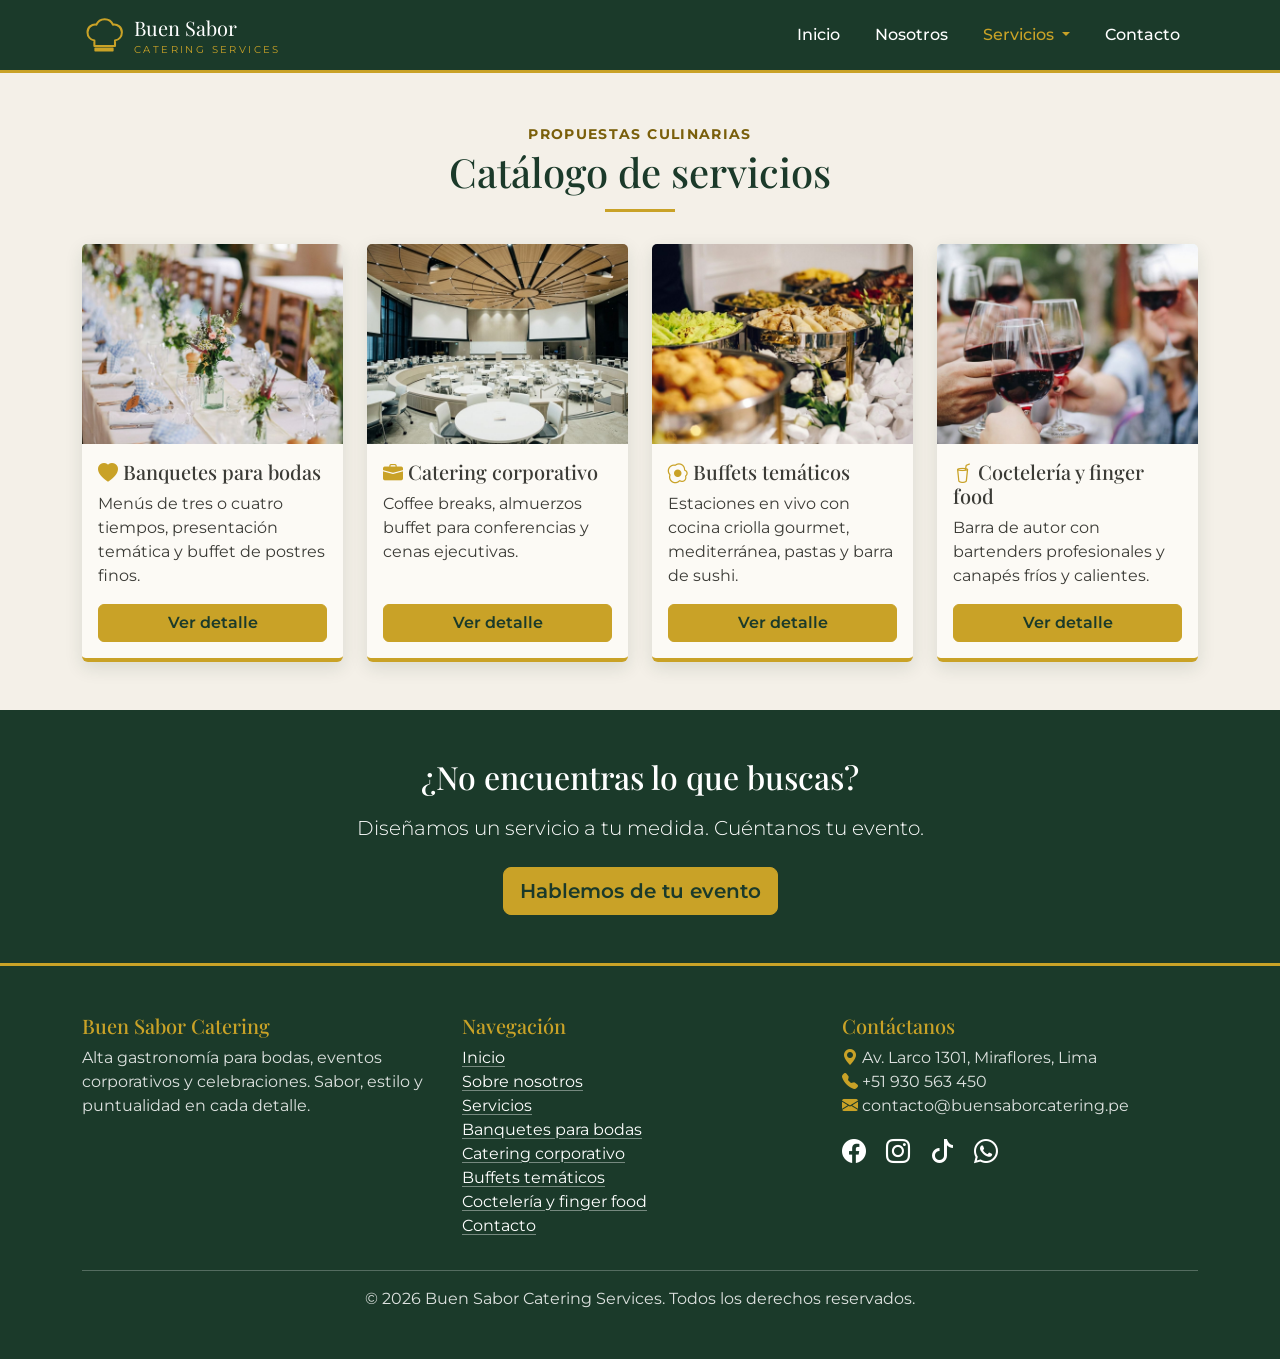
<file: servicios.html>
<!doctype html>
<html lang="es">
  <head>
    <meta charset="utf-8" />
    <meta name="viewport" content="width=device-width, initial-scale=1" />
    <meta name="color-scheme" content="light dark" />
    <meta
      name="description"
      content="Catálogo de servicios de catering: bodas, corporativo, buffets temáticos y coctelería."
    />
    <title>Buen Sabor Catering | Servicios</title>
    <!-- bootstrap 5.3 -->
    <link
      href="https://cdn.jsdelivr.net/npm/bootstrap@5.3.8/dist/css/bootstrap.min.css"
      rel="stylesheet"
      integrity="sha384-sRIl4kxILFvY47J16cr9ZwB07vP4J8+LH7qKQnuqkuIAvNWLzeN8tE5YBujZqJLB"
      crossorigin="anonymous"
    />
    <!-- iconos de bootstrap -->
    <link
      rel="stylesheet"
      href="https://cdn.jsdelivr.net/npm/bootstrap-icons@1.13.2/font/bootstrap-icons.min.css"
    />
    <!-- fuentes de google -->
    <link rel="preconnect" href="https://fonts.googleapis.com" />
    <link rel="preconnect" href="https://fonts.gstatic.com" crossorigin />
    <link
      href="https://fonts.googleapis.com/css2?family=Montserrat:wght@400;500;600;700&family=Playfair+Display:wght@600;700&display=swap"
      rel="stylesheet"
    />
    <!-- estilos propios -->
    <link rel="stylesheet" href="css/estilos.css" />
  </head>

  <body>
    <a class="saltar-contenido visually-hidden-focusable" href="#contenido"
      >Saltar al contenido</a
    >
    <!-- cabecera -->
    <header>
      <nav class="navbar navbar-expand-lg navbar-dark bg-marca fixed-top">
        <div class="container">
          <a
            class="navbar-brand d-flex align-items-center gap-2"
            href="index.html"
          >
            <img
              src="img/logo-gorro.svg"
              alt="Logo de Buen Sabor Catering"
              width="44"
              height="44"
            />
            <span>Buen Sabor<small>Catering Services</small></span>
          </a>
          <button
            class="navbar-toggler"
            type="button"
            data-bs-toggle="collapse"
            data-bs-target="#menuPrincipal"
            aria-controls="menuPrincipal"
            aria-expanded="false"
            aria-label="Mostrar menú"
          >
            <span class="navbar-toggler-icon"></span>
          </button>
          <div class="collapse navbar-collapse" id="menuPrincipal">
            <ul class="navbar-nav ms-auto mb-2 mb-lg-0">
              <li class="nav-item">
                <a class="nav-link" href="index.html">Inicio</a>
              </li>
              <li class="nav-item">
                <a class="nav-link" href="nosotros.html">Nosotros</a>
              </li>
              <li class="nav-item dropdown">
                <a
                  class="nav-link dropdown-toggle active"
                  href="#"
                  role="button"
                  data-bs-toggle="dropdown"
                  aria-expanded="false"
                >
                  Servicios
                </a>
                <ul class="dropdown-menu dropdown-menu-lg-end">
                  <li>
                    <a class="dropdown-item" href="servicio-bodas.html"
                      >Banquetes para bodas</a
                    >
                  </li>
                  <li>
                    <a class="dropdown-item" href="servicio-corporativo.html"
                      >Catering corporativo</a
                    >
                  </li>
                  <li>
                    <a class="dropdown-item" href="servicio-buffets.html"
                      >Buffets temáticos</a
                    >
                  </li>
                  <li>
                    <a class="dropdown-item" href="servicio-cocteleria.html"
                      >Coctelería y finger food</a
                    >
                  </li>
                  <li><hr class="dropdown-divider" /></li>
                  <li>
                    <a class="dropdown-item active" href="servicios.html"
                      >Ver todos los servicios</a
                    >
                  </li>
                </ul>
              </li>
              <li class="nav-item">
                <a class="nav-link" href="contactos.html">Contacto</a>
              </li>
            </ul>
          </div>
        </div>
      </nav>
    </header>

    <main id="contenido">
      <div class="container text-center pt-5 pb-4">
        <p class="etiqueta-seccion mb-1">Propuestas culinarias</p>
        <h1 class="titulo-seccion">Catálogo de servicios</h1>
      </div>

      <section class="container pb-5">
        <div class="row g-4">
          <article class="col-12 col-md-6 col-lg-3">
            <div class="card card-servicio h-100">
              <img
                loading="lazy"
                src="img/banquete-boda.jpg"
                class="card-img-top"
                alt="Mesa de banquete decorada con flores"
              />
              <div class="card-body d-flex flex-column">
                <h2 class="h5 card-title">
                  <i class="bi bi-heart-fill texto-dorado" aria-hidden="true"></i> Banquetes para
                  bodas
                </h2>
                <p class="card-text">
                  Menús de tres o cuatro tiempos, presentación temática y buffet
                  de postres finos.
                </p>
                <a href="servicio-bodas.html" class="btn btn-marca mt-auto"
                  >Ver detalle</a
                >
              </div>
            </div>
          </article>
          <article class="col-12 col-md-6 col-lg-3">
            <div class="card card-servicio h-100">
              <img
                loading="lazy"
                src="img/catering-corporativo.jpg"
                class="card-img-top"
                alt="Sala de conferencias con mesas redondas"
              />
              <div class="card-body d-flex flex-column">
                <h2 class="h5 card-title">
                  <i class="bi bi-briefcase-fill texto-dorado" aria-hidden="true"></i> Catering
                  corporativo
                </h2>
                <p class="card-text">
                  Coffee breaks, almuerzos buffet para conferencias y cenas
                  ejecutivas.
                </p>
                <a
                  href="servicio-corporativo.html"
                  class="btn btn-marca mt-auto"
                  >Ver detalle</a
                >
              </div>
            </div>
          </article>
          <article class="col-12 col-md-6 col-lg-3">
            <div class="card card-servicio h-100">
              <img
                loading="lazy"
                src="img/buffet-tematico.jpg"
                class="card-img-top"
                alt="Bandejas de buffet con comida variada"
              />
              <div class="card-body d-flex flex-column">
                <h2 class="h5 card-title">
                  <i class="bi bi-egg-fried texto-dorado" aria-hidden="true"></i> Buffets temáticos
                </h2>
                <p class="card-text">
                  Estaciones en vivo con cocina criolla gourmet, mediterránea,
                  pastas y barra de sushi.
                </p>
                <a href="servicio-buffets.html" class="btn btn-marca mt-auto"
                  >Ver detalle</a
                >
              </div>
            </div>
          </article>
          <article class="col-12 col-md-6 col-lg-3">
            <div class="card card-servicio h-100">
              <img
                loading="lazy"
                src="img/cocteleria.jpg"
                class="card-img-top"
                alt="Brindis con copas de vino"
              />
              <div class="card-body d-flex flex-column">
                <h2 class="h5 card-title">
                  <i class="bi bi-cup-straw texto-dorado" aria-hidden="true"></i> Coctelería y
                  finger food
                </h2>
                <p class="card-text">
                  Barra de autor con bartenders profesionales y canapés fríos y
                  calientes.
                </p>
                <a href="servicio-cocteleria.html" class="btn btn-marca mt-auto"
                  >Ver detalle</a
                >
              </div>
            </div>
          </article>
        </div>
      </section>

      <!-- por qué contratar -->
      <section class="franja-frase py-5 text-center">
        <div class="container">
          <h2 class="mb-3">¿No encuentras lo que buscas?</h2>
          <p class="lead mb-4">
            Diseñamos un servicio a tu medida. Cuéntanos tu evento.
          </p>
          <a href="contactos.html" class="btn btn-marca btn-lg"
            >Hablemos de tu evento</a
          >
        </div>
      </section>
    </main>

    <!-- pie de página -->
    <footer class="py-5">
      <div class="container">
        <div class="row g-4">
          <section class="col-12 col-md-4">
            <h5>Buen Sabor Catering</h5>
            <p>
              Alta gastronomía para bodas, eventos corporativos y celebraciones.
              Sabor, estilo y puntualidad en cada detalle.
            </p>
          </section>
          <section class="col-6 col-md-4">
            <h5>Navegación</h5>
            <ul class="list-unstyled">
              <li><a href="index.html">Inicio</a></li>
              <li><a href="nosotros.html">Sobre nosotros</a></li>
              <li><a href="servicios.html">Servicios</a></li>
              <li><a href="servicio-bodas.html">Banquetes para bodas</a></li>
              <li>
                <a href="servicio-corporativo.html">Catering corporativo</a>
              </li>
              <li><a href="servicio-buffets.html">Buffets temáticos</a></li>
              <li>
                <a href="servicio-cocteleria.html">Coctelería y finger food</a>
              </li>
              <li><a href="contactos.html">Contacto</a></li>
            </ul>
          </section>
          <section class="col-12 col-md-4">
            <h5>Contáctanos</h5>
            <ul class="list-unstyled text-break">
              <li>
                <i class="bi bi-geo-alt-fill texto-dorado" aria-hidden="true"></i> Av. Larco 1301,
                Miraflores, Lima
              </li>
              <li>
                <i class="bi bi-telephone-fill texto-dorado" aria-hidden="true"></i> +51 930 563
                450
              </li>
              <li>
                <i class="bi bi-envelope-fill texto-dorado" aria-hidden="true"></i>
                contacto@buensaborcatering.pe
              </li>
            </ul>
            <a
              class="me-3"
              href="https://www.facebook.com"
              target="_blank" rel="noopener noreferrer"
              aria-label="Facebook (se abre en otra pestaña)"
              ><i class="bi bi-facebook fs-4" aria-hidden="true"></i
            ></a>
            <a
              class="me-3"
              href="https://www.instagram.com"
              target="_blank" rel="noopener noreferrer"
              aria-label="Instagram (se abre en otra pestaña)"
              ><i class="bi bi-instagram fs-4" aria-hidden="true"></i
            ></a>
            <a
              class="me-3"
              href="https://www.tiktok.com"
              target="_blank" rel="noopener noreferrer"
              aria-label="TikTok (se abre en otra pestaña)"
              ><i class="bi bi-tiktok fs-4" aria-hidden="true"></i
            ></a>
            <a
              href="https://wa.me/51930563450?text=Hola%20Buen%20Sabor%20Catering%2C%20quisiera%20cotizar%20un%20evento"
              target="_blank" rel="noopener noreferrer"
              aria-label="WhatsApp (se abre en otra pestaña)"
              ><i class="bi bi-whatsapp fs-4" aria-hidden="true"></i
            ></a>
          </section>
        </div>
        <hr />
        <p class="text-center mb-0">
          © 2026 Buen Sabor Catering Services. Todos los derechos reservados.
        </p>
      </div>
    </footer>

    <!-- script JS de bootstrap -->
    <script
      src="https://cdn.jsdelivr.net/npm/bootstrap@5.3.8/dist/js/bootstrap.bundle.min.js"
      integrity="sha384-FKyoEForCGlyvwx9Hj09JcYn3nv7wiPVlz7YYwJrWVcXK/BmnVDxM+D2scQbITxI"
      crossorigin="anonymous"
    ></script>
  </body>
</html>
</file>
<file: css/estilos.css>
/*ESTILOS GENERALES */
:root {
  /* el navegador elige claro u oscuro segun el sistema del usuario */
  color-scheme: light dark;

  /* colores fijos de marca (iguales en claro y oscuro) */
  --color-marca-1: #1b3a2a; /* verde bosque */
  --color-marca-2: #c9a227; /* dorado antiguo */
  --color-marca-1-claro: #2a5740;
  --color-marca-2-oscuro: #a8861c;
  --color-marca-2-hover: #d8b43a; /* hover de botones dorados */
  --color-whatsapp: #0f7a3b; /* blanco sobre este verde: 5.4:1 */
  --color-whatsapp-hover: #0b6330;

  /* colores adaptativos: light-dark(claro, oscuro) */
  --color-fondo: light-dark(#f4f0e8, #0e1913); /* crema / verde muy oscuro */
  --color-superficie: light-dark(#fcfaf5, #16271e); /* tarjetas y menus */
  --color-texto: light-dark(#3b3b36, #e6e2d6);
  --color-titulo: light-dark(#1b3a2a, #f1ead6);
  --color-etiqueta: light-dark(#7a5f0a, #d8b43a); /* dorado legible: 5.3:1 / 9:1 */
  --color-borde: light-dark(#dee2e6, #2c4033);
  --color-borde-campo: light-dark(#857e6a, #6e8b78); /* borde de campos: >= 3:1 */
  --color-campo: light-dark(#ffffff, #0e1913);
  --color-sombra: light-dark(rgba(27, 58, 42, 0.12), rgba(0, 0, 0, 0.5));
  --color-foco: light-dark(#1b3a2a, #c9a227); /* contorno de foco: >= 3:1 */

  /* bootstrap lee estas variables: asi sus componentes usan nuestra paleta */
  --bs-body-bg: var(--color-fondo);
  --bs-body-color: var(--color-texto);
  --bs-heading-color: var(--color-titulo);
  --bs-emphasis-color: var(--color-titulo);
  --bs-secondary-color: light-dark(rgba(59, 59, 54, 0.75), rgba(230, 226, 214, 0.72));
  --bs-secondary-bg: light-dark(#ece7da, #1e342a);
  --bs-tertiary-bg: light-dark(#f0ebdf, #1a2d23);
  --bs-border-color: var(--color-borde);
  --bs-border-color-translucent: light-dark(rgba(27, 58, 42, 0.18), rgba(255, 255, 255, 0.14));
  --bs-success-bg-subtle: light-dark(#dcebdf, #123222);
  --bs-success-border-subtle: light-dark(#a9cdb4, #25583b);
  --bs-success-text-emphasis: light-dark(#0f3d22, #9bd6b2);
}

body {
  font-family: "Montserrat", sans-serif;
  background-color: var(--color-fondo);
  color: var(--color-texto);
  padding-top: 76px; /* espacio para la barra fija */
}

h1,
h2,
h3,
h4,
h5,
.navbar-brand {
  font-family: "Playfair Display", serif;
  color: var(--color-titulo);
}

/*colores de marca*/
.bg-marca {
  background-color: var(--color-marca-1);
}

.texto-dorado {
  color: var(--color-marca-2);
}

/*accesibilidad: enlace para saltar el menu*/
.saltar-contenido {
  position: fixed;
  top: 0.5rem;
  left: 0.5rem;
  z-index: 2000;
  padding: 0.6rem 1rem;
  background-color: var(--color-marca-2);
  color: var(--color-marca-1);
  font-weight: 700;
  border-radius: 6px;
}

/*accesibilidad: foco visible con teclado (verde en claro, dorado en oscuro)*/
a:focus-visible,
button:focus-visible,
video:focus-visible {
  outline: 3px solid var(--color-foco);
  outline-offset: 3px;
}

/*sobre fondos verdes el foco es blanco*/
footer a:focus-visible,
.navbar a:focus-visible,
.navbar-toggler:focus-visible,
.caja-contacto a:focus-visible,
.franja-frase a:focus-visible,
.carousel a:focus-visible,
.carousel button:focus-visible {
  outline-color: #fff;
}

.btn-marca {
  background-color: var(--color-marca-2);
  border-color: var(--color-marca-2);
  color: var(--color-marca-1);
  font-weight: 600;
}

.btn-marca:hover {
  background-color: var(--color-marca-2-hover);
  border-color: var(--color-marca-2-hover);
  color: var(--color-marca-1);
}

/*boton con borde para fondos CLAROS u oscuros de la pagina (verde en claro, crema en oscuro)*/
.btn-verde-borde {
  background-color: transparent;
  border: 2px solid var(--color-titulo);
  color: var(--color-titulo);
  font-weight: 600;
}

.btn-verde-borde:hover {
  background-color: var(--color-titulo);
  border-color: var(--color-titulo);
  color: light-dark(#fff, var(--color-marca-1));
}

/*boton con borde para bandas VERDES (dorado sobre verde: 5.2:1)*/
.btn-marca-borde {
  background-color: transparent;
  border: 2px solid var(--color-marca-2);
  color: var(--color-marca-2);
  font-weight: 600;
}

.btn-marca-borde:hover {
  background-color: var(--color-marca-2);
  color: var(--color-marca-1);
}

/*cabecera y menu*/
.navbar {
  border-bottom: 3px solid var(--color-marca-2);
}

.navbar-brand small {
  display: block;
  font-family: "Montserrat", sans-serif;
  font-size: 0.6rem;
  letter-spacing: 0.25em;
  text-transform: uppercase;
  color: var(--color-marca-2);
}

.navbar-brand {
  color: #fff;
}

.navbar-dark .navbar-nav .nav-link {
  color: #fff;
  font-weight: 500;
}

.navbar-dark .navbar-nav .nav-link:hover,
.navbar-dark .navbar-nav .nav-link.active {
  color: var(--color-marca-2);
}

/*mas espacio entre las opciones del menu (solo en escritorio)*/
@media (min-width: 992px) {
  .navbar-nav {
    --bs-navbar-nav-link-padding-x: 1.1rem;
  }
}

/*menu desplegable de bootstrap con nuestra paleta*/
.dropdown-menu {
  --bs-dropdown-bg: var(--color-superficie);
  --bs-dropdown-color: var(--color-texto);
  --bs-dropdown-link-color: var(--color-texto);
  --bs-dropdown-link-hover-color: var(--color-titulo);
  --bs-dropdown-link-hover-bg: rgba(201, 162, 39, 0.2);
  --bs-dropdown-link-active-color: var(--color-marca-1);
  --bs-dropdown-link-active-bg: var(--color-marca-2);
  --bs-dropdown-border-color: var(--color-borde);
  --bs-dropdown-divider-bg: var(--color-borde);
  border-top: 3px solid var(--color-marca-2);
}

/*titulos de seccion*/
.etiqueta-seccion {
  color: var(--color-etiqueta);
  font-weight: 700;
  letter-spacing: 0.1em;
  text-transform: uppercase;
  font-size: 0.85rem;
}

.titulo-seccion::after {
  content: "";
  display: block;
  width: 70px;
  height: 3px;
  margin: 0.8rem auto 0;
  background-color: var(--color-marca-2);
}

/*tarjetas*/
.card {
  --bs-card-bg: var(--color-superficie);
  --bs-card-color: var(--color-texto);
  background-color: var(--color-superficie);
  border: 0;
  border-bottom: 4px solid var(--color-marca-2);
  box-shadow: 0 6px 18px var(--color-sombra);
}

.icono-circulo {
  display: inline-flex;
  align-items: center;
  justify-content: center;
  width: 64px;
  height: 64px;
  border-radius: 50%;
  background-color: var(--color-marca-1);
  border: 2px solid var(--color-marca-2);
  color: var(--color-marca-2);
  font-size: 1.8rem;
}

/*formularios de bootstrap con nuestra paleta*/
.form-control,
.form-select {
  background-color: var(--color-campo);
  color: var(--color-texto);
  border: 1px solid var(--color-borde-campo);
}

.form-control::placeholder {
  color: light-dark(#6b6b63, #9aa79f);
}

.form-control:focus,
.form-select:focus {
  background-color: var(--color-campo);
  color: var(--color-texto);
  border-color: var(--color-foco);
  box-shadow: 0 0 0 0.25rem light-dark(rgba(27, 58, 42, 0.25), rgba(201, 162, 39, 0.4));
}

/*la flecha del select es una imagen: en oscuro se cambia por una clara*/
@media (prefers-color-scheme: dark) {
  .form-select {
    --bs-form-select-bg-img: url("data:image/svg+xml,%3csvg xmlns='http://www.w3.org/2000/svg' viewBox='0 0 16 16'%3e%3cpath fill='none' stroke='%23e6e2d6' stroke-linecap='round' stroke-linejoin='round' stroke-width='2' d='m2 5 6 6 6-6'/%3e%3c/svg%3e");
  }
}

/*alertas de bootstrap: borde dorado a la izquierda*/
.alert {
  border-left: 5px solid var(--color-marca-2);
}

/*pie de pagina (siempre verde)*/
footer {
  background-color: var(--color-marca-1);
  color: #fff;
  border-top: 3px solid var(--color-marca-2);
}

/*jerarquia: titulos e iconos en dorado; texto y enlaces en blanco*/
footer p,
footer li {
  color: rgba(255, 255, 255, 0.85);
}

footer a {
  color: #fff;
  text-decoration: underline;
  text-underline-offset: 3px;
  text-decoration-color: rgba(255, 255, 255, 0.4);
}

footer a:hover {
  color: var(--color-marca-2);
  text-decoration-color: var(--color-marca-2);
}

footer h5 {
  color: var(--color-marca-2);
}

/*enlaces que son solo un icono (redes): sin subrayado*/
footer a[aria-label] {
  text-decoration: none;
}

/*ESTILOS ESPECIFICOS PAGINA: INICIO */
.carousel-item img {
  height: 75vh;
  min-height: 460px;
  max-height: 720px;
  object-fit: cover;
}

.tarjeta-hero {
  background-color: rgba(27, 58, 42, 0.85);
  border-left: 5px solid var(--color-marca-2);
  border-radius: 8px;
  text-align: left;
}

.tarjeta-hero h2 {
  color: #fff;
}

.insignia-marca {
  background-color: var(--color-marca-2);
  color: var(--color-marca-1);
  font-weight: 700;
  letter-spacing: 0.05em;
  text-transform: uppercase;
}

.franja-frase {
  background-color: var(--color-marca-1);
  color: #fff;
}

.franja-frase h2 {
  color: #fff;
}

.galeria img {
  height: 220px;
  object-fit: cover;
  width: 100%;
  border-radius: 8px;
}

/*ESTILOS ESPECIFICOS PAGINA: NOSOTROS */
.foto-borde {
  border: 3px solid var(--color-marca-2);
  border-radius: 10px;
  box-shadow: 0 8px 22px var(--color-sombra);
}

.foto-fundador {
  height: clamp(300px, 70vw, 420px);
  object-fit: cover;
  object-position: top;
}

/*encuadre de cada foto: object-position mueve la ventana de recorte
  (0% = se ve la parte de arriba, 100% = la de abajo)*/
.pos-fernando {
  object-position: 50% 4%;
}

.pos-juan {
  object-position: 50% 38%;
}

.pos-pedro {
  object-position: 50% 40%;
}

/*ESTILOS ESPECIFICOS PAGINA: SERVICIOS */
.card-servicio img {
  height: 200px;
  object-fit: cover;
}

/*ESTILOS ESPECIFICOS PAGINA: DETALLE */
.precio {
  font-family: "Playfair Display", serif;
  font-size: 2.5rem;
  color: var(--color-titulo);
}

.lista-iconos li {
  margin-bottom: 0.6rem;
}

/*ESTILOS ESPECIFICOS PAGINA: CONTACTOS */
.caja-contacto {
  background-color: var(--color-marca-1);
  color: #fff;
  border-radius: 10px;
}

.caja-contacto h3,
.caja-contacto h4 {
  color: var(--color-marca-2);
}

.icono-red {
  font-size: 1.8rem;
  color: var(--color-marca-2);
}

.icono-red:hover {
  color: #fff;
}

.boton-whatsapp {
  background-color: var(--color-whatsapp);
  border-color: var(--color-whatsapp);
  color: #fff;
  font-weight: 600;
}

.boton-whatsapp:hover {
  background-color: var(--color-whatsapp-hover);
  border-color: var(--color-whatsapp-hover);
  color: #fff;
}

/*mapa y videos incrustados*/
.ratio iframe {
  border: 0;
}
</file>
